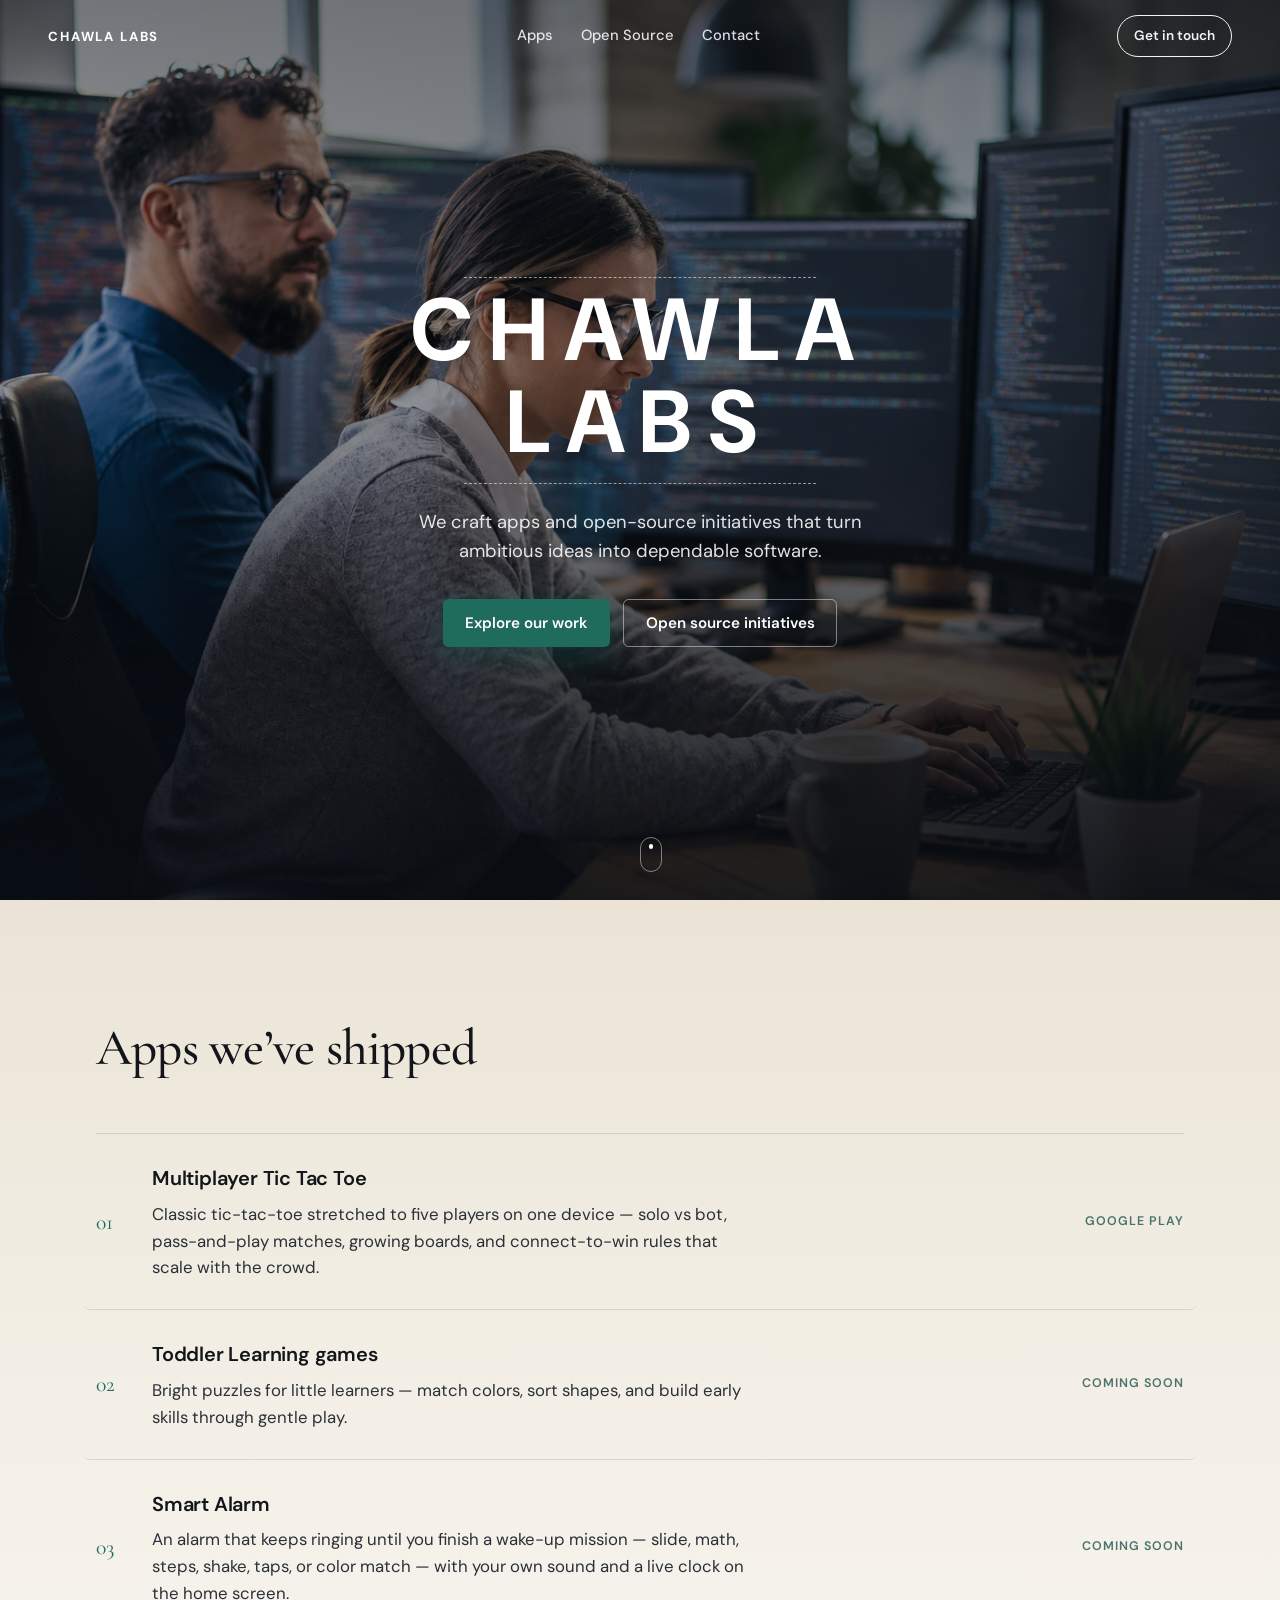
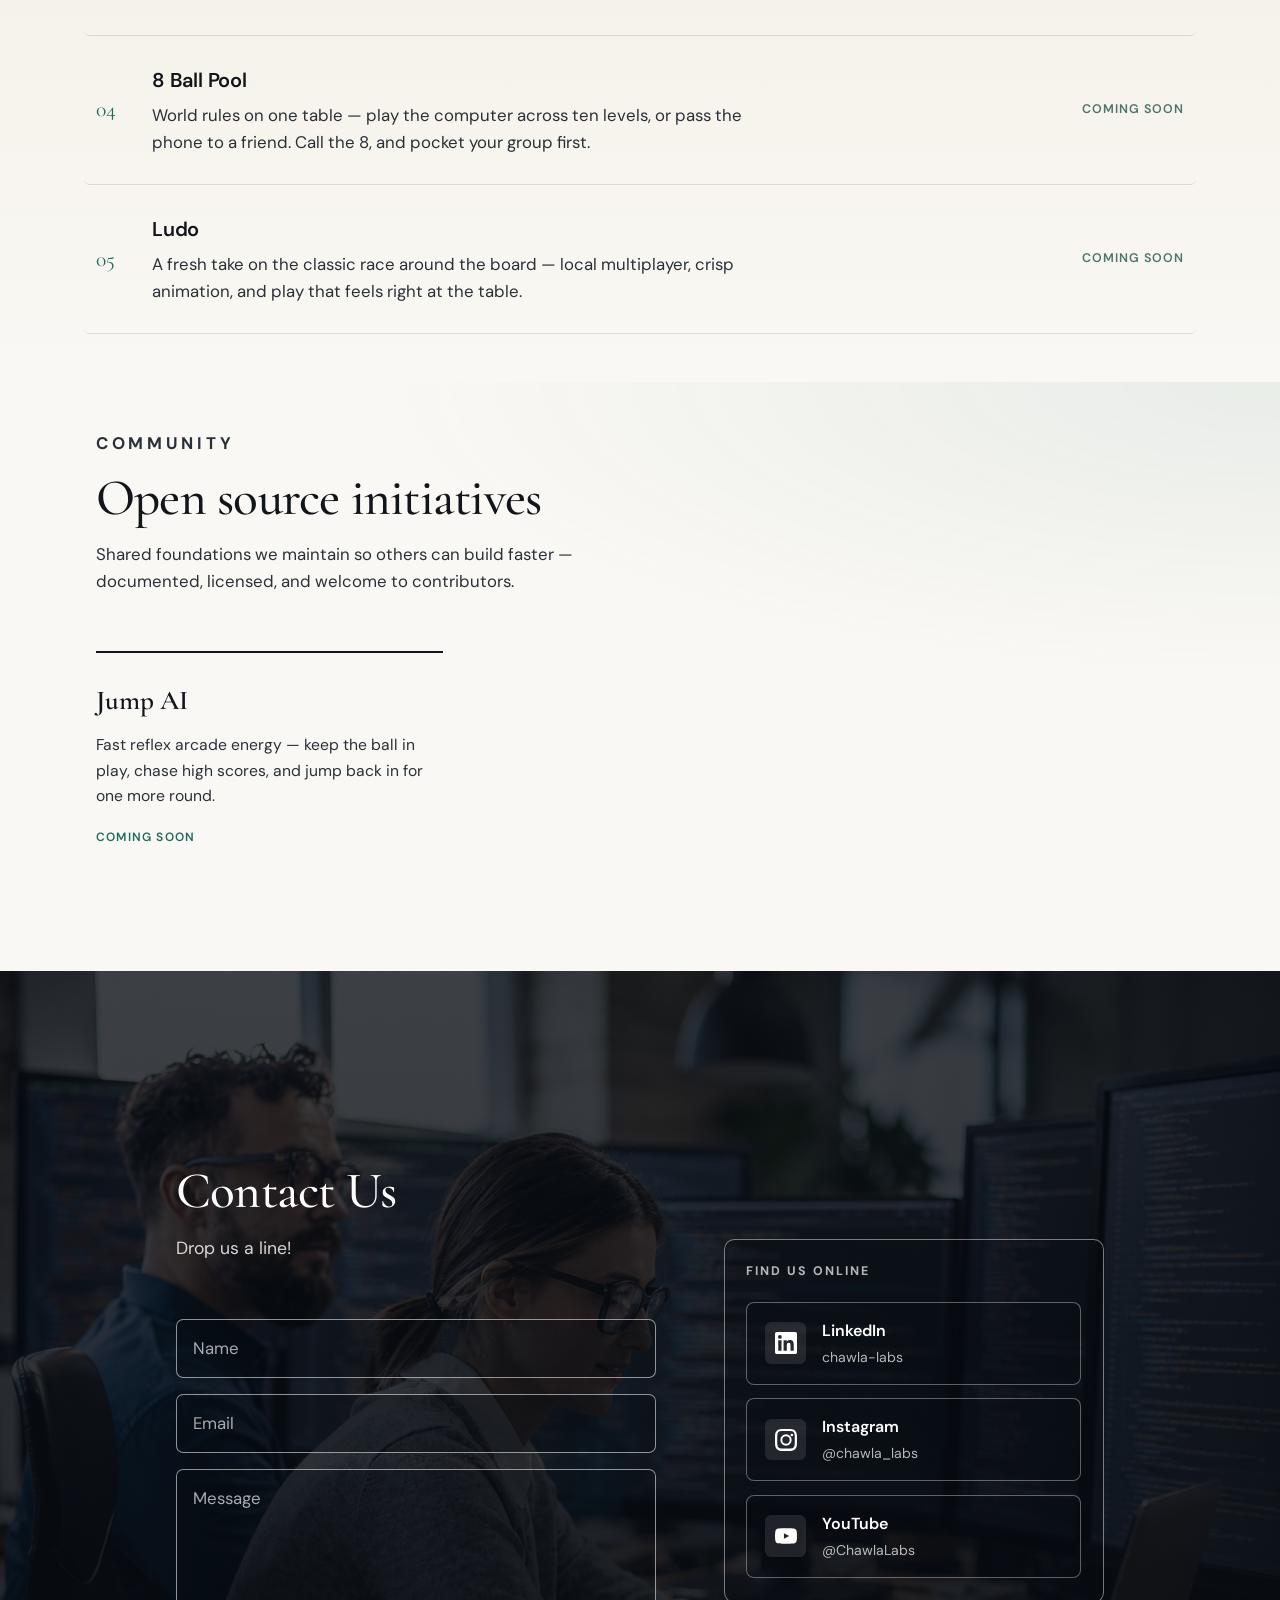
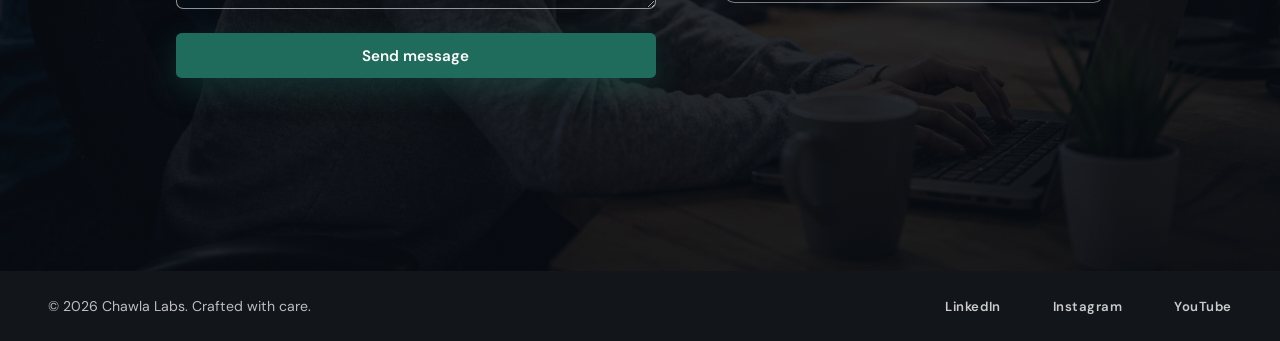
<file: index.html>
<!DOCTYPE html>
<html lang="en">
  <head>
    <meta charset="UTF-8" />
    <meta name="viewport" content="width=device-width, initial-scale=1.0" />
    <title>Chawla Labs — Apps & Open Source</title>
    <meta
      name="description"
      content="Chawla Labs builds apps and open-source tools that help people innovate their digital future."
    />
    <link rel="preconnect" href="https://fonts.googleapis.com" />
    <link rel="preconnect" href="https://fonts.gstatic.com" crossorigin />
    <link
      href="https://fonts.googleapis.com/css2?family=Cormorant+Garamond:ital,wght@0,500;0,600;1,500&family=DM+Sans:opsz,wght@9..40,400;9..40,500;9..40,600;9..40,700&display=swap"
      rel="stylesheet"
    />
    <link rel="stylesheet" href="styles.css" />
  </head>
  <body>
    <a class="skip-link" href="#main">Skip to content</a>

    <header class="site-header" data-reveal>
      <a class="logo" href="#top">Chawla Labs</a>
      <nav class="nav" aria-label="Primary">
        <a href="#apps">Apps</a>
        <a href="#open-source">Open Source</a>
        <a href="#contact">Contact</a>
      </nav>
      <a class="nav-cta" href="#contact">Get in touch</a>
    </header>


    <main id="main">
      <section class="hero" id="top" aria-label="Introduction">
        <div class="hero-media" aria-hidden="true">
          <img
            src="assets/hero.png"
            alt=""
            width="2400"
            height="1600"
            fetchpriority="high"
          />
          <div class="hero-veil"></div>
        </div>

        <div class="hero-content">
          <h1 class="brand" data-reveal>Chawla Labs</h1>
          <p class="lede" data-reveal>
            We craft apps and open-source initiatives that turn ambitious ideas
            into dependable software.
          </p>
          <div class="hero-actions" data-reveal>
            <a class="btn btn-primary" href="#apps">Explore our work</a>
            <a class="btn btn-ghost" href="#open-source">Open source initiatives</a>
          </div>
        </div>

        <div class="scroll-cue" aria-hidden="true" data-reveal>
          <span></span>
        </div>
      </section>

      <section class="section apps" id="apps">
        <div class="section-inner">
          <header class="section-head" data-reveal>
            <h2>Apps we’ve shipped</h2>
          </header>

          <ul class="work-list">
            <li data-reveal>
              <a class="work-item work-item-link" href="apps/multiplayer-tic-tac-toe.html">
                <span class="work-index">01</span>
                <div class="work-body">
                  <h3>Multiplayer Tic Tac Toe</h3>
                  <p>
                    Classic tic-tac-toe stretched to five players on one device —
                    solo vs bot, pass-and-play matches, growing boards, and
                    connect-to-win rules that scale with the crowd.
                  </p>
                </div>
                <span class="work-meta">Google Play</span>
              </a>
            </li>
            <li data-reveal>
              <a class="work-item work-item-link" href="apps/color-shapes.html">
                <span class="work-index">02</span>
                <div class="work-body">
                  <h3>Toddler Learning games</h3>
                  <p>
                    Bright puzzles for little learners — match colors, sort
                    shapes, and build early skills through gentle play.
                  </p>
                </div>
                <span class="work-meta">Coming soon</span>
              </a>
            </li>
            <li data-reveal>
              <a class="work-item work-item-link" href="apps/smart-alarm.html">
                <span class="work-index">03</span>
                <div class="work-body">
                  <h3>Smart Alarm</h3>
                  <p>
                    An alarm that keeps ringing until you finish a wake-up
                    mission — slide, math, steps, shake, taps, or color match —
                    with your own sound and a live clock on the home screen.
                  </p>
                </div>
                <span class="work-meta">Coming soon</span>
              </a>
            </li>
            <li data-reveal>
              <a class="work-item work-item-link" href="apps/8-ball-pool.html">
                <span class="work-index">04</span>
                <div class="work-body">
                  <h3>8 Ball Pool</h3>
                  <p>
                    World rules on one table — play the computer across ten
                    levels, or pass the phone to a friend. Call the 8, and
                    pocket your group first.
                  </p>
                </div>
                <span class="work-meta">Coming soon</span>
              </a>
            </li>
            <li data-reveal>
              <a class="work-item work-item-link" href="apps/ludo.html">
                <span class="work-index">05</span>
                <div class="work-body">
                  <h3>Ludo</h3>
                  <p>
                    A fresh take on the classic race around the board — local
                    multiplayer, crisp animation, and play that feels right at
                    the table.
                  </p>
                </div>
                <span class="work-meta">Coming soon</span>
              </a>
            </li>
          </ul>
        </div>
      </section>

      <section class="section open-source" id="open-source">
        <div class="section-inner">
          <header class="section-head" data-reveal>
            <p class="eyebrow">Community</p>
            <h2>Open source initiatives</h2>
            <p>
              Shared foundations we maintain so others can build faster —
              documented, licensed, and welcome to contributors.
            </p>
          </header>

          <ul class="oss-list">
            <li data-reveal>
              <a href="#contact" class="oss-link">
                <h3>Jump AI</h3>
                <p>
                  Fast reflex arcade energy — keep the ball in play, chase high
                  scores, and jump back in for one more round.
                </p>
                <span class="oss-tag">Coming soon</span>
              </a>
            </li>
          </ul>
        </div>
      </section>

      <section class="section contact" id="contact">
        <div class="contact-backdrop" aria-hidden="true">
          <img src="assets/hero.png" alt="" />
          <div class="contact-veil"></div>
        </div>

        <div class="section-inner contact-inner">
          <div class="contact-copy" data-reveal>
            <header class="section-head light">
              <h2>Contact Us</h2>
              <p>Drop us a line!</p>
            </header>

            <form class="contact-form" novalidate>
              <label class="field">
                <span class="sr-only">Name</span>
                <input type="text" name="name" placeholder="Name" autocomplete="name" required />
              </label>
              <label class="field">
                <span class="sr-only">Email</span>
                <input
                  type="email"
                  name="email"
                  placeholder="Email"
                  autocomplete="email"
                  required
                />
              </label>
              <label class="field">
                <span class="sr-only">Message</span>
                <textarea
                  name="message"
                  placeholder="Message"
                  rows="4"
                  required
                ></textarea>
              </label>
              <button type="submit" class="btn btn-primary btn-wide">
                Send message
              </button>
              <p class="form-status" role="status" aria-live="polite" hidden></p>
            </form>
          </div>

          <aside class="contact-social" data-reveal aria-label="Social media">
            <p class="contact-social-label">Find us online</p>
            <ul class="contact-social-list">
              <li>
                <a
                  href="https://www.linkedin.com/company/chawla-labs"
                  target="_blank"
                  rel="noopener noreferrer"
                >
                  <span class="social-icon" aria-hidden="true">
                    <svg viewBox="0 0 24 24" width="22" height="22" fill="currentColor">
                      <path d="M20.45 20.45h-3.55v-5.57c0-1.33-.02-3.04-1.85-3.04-1.85 0-2.14 1.45-2.14 2.94v5.67H9.35V9h3.41v1.56h.05c.48-.9 1.64-1.85 3.37-1.85 3.6 0 4.27 2.37 4.27 5.46v6.28zM5.34 7.43a2.06 2.06 0 1 1 0-4.12 2.06 2.06 0 0 1 0 4.12zM7.12 20.45H3.56V9h3.56v11.45zM22 0H2C.9 0 0 .9 0 2v20c0 1.1.9 2 2 2h20c1.1 0 2-.9 2-2V2c0-1.1-.9-2-2-2z"/>
                    </svg>
                  </span>
                  <span class="social-text">
                    <strong>LinkedIn</strong>
                    <span>chawla-labs</span>
                  </span>
                </a>
              </li>
              <li>
                <a
                  href="https://www.instagram.com/chawla_labs/"
                  target="_blank"
                  rel="noopener noreferrer"
                >
                  <span class="social-icon" aria-hidden="true">
                    <svg viewBox="0 0 24 24" width="22" height="22" fill="currentColor">
                      <path d="M12 2.16c3.2 0 3.58.01 4.85.07 3.12.14 4.51 1.56 4.65 4.65.06 1.27.07 1.65.07 4.85s-.01 3.58-.07 4.85c-.14 3.09-1.53 4.5-4.65 4.65-1.27.06-1.65.07-4.85.07s-3.58-.01-4.85-.07c-3.12-.14-4.51-1.56-4.65-4.65-.06-1.27-.07-1.65-.07-4.85s.01-3.58.07-4.85C2.64 3.79 4.03 2.37 7.15 2.23 8.42 2.17 8.8 2.16 12 2.16M12 0C8.74 0 8.33.01 7.05.07 2.7.27.27 2.69.07 7.05.01 8.33 0 8.74 0 12s.01 3.67.07 4.95c.2 4.36 2.62 6.78 6.98 6.98C8.33 23.99 8.74 24 12 24s3.67-.01 4.95-.07c4.35-.2 6.78-2.62 6.98-6.98.06-1.28.07-1.69.07-4.95s-.01-3.67-.07-4.95C23.73 2.69 21.31.27 16.95.07 15.67.01 15.26 0 12 0zm0 5.84A6.16 6.16 0 1 0 18.16 12 6.16 6.16 0 0 0 12 5.84zM12 16a4 4 0 1 1 0-8 4 4 0 0 1 0 8zm6.41-10.85a1.44 1.44 0 1 0 0 2.88 1.44 1.44 0 0 0 0-2.88z"/>
                    </svg>
                  </span>
                  <span class="social-text">
                    <strong>Instagram</strong>
                    <span>@chawla_labs</span>
                  </span>
                </a>
              </li>
              <li>
                <a
                  href="https://www.youtube.com/@ChawlaLabs"
                  target="_blank"
                  rel="noopener noreferrer"
                >
                  <span class="social-icon" aria-hidden="true">
                    <svg viewBox="0 0 24 24" width="22" height="22" fill="currentColor">
                      <path d="M23.5 6.19a3.02 3.02 0 0 0-2.12-2.14C19.54 3.55 12 3.55 12 3.55s-7.54 0-9.38.5A3.02 3.02 0 0 0 .5 6.19 31.6 31.6 0 0 0 0 12a31.6 31.6 0 0 0 .5 5.81 3.02 3.02 0 0 0 2.12 2.14c1.84.5 9.38.5 9.38.5s7.54 0 9.38-.5a3.02 3.02 0 0 0 2.12-2.14A31.6 31.6 0 0 0 24 12a31.6 31.6 0 0 0-.5-5.81zM9.75 15.02V8.98L15.5 12l-5.75 3.02z"/>
                    </svg>
                  </span>
                  <span class="social-text">
                    <strong>YouTube</strong>
                    <span>@ChawlaLabs</span>
                  </span>
                </a>
              </li>
            </ul>
          </aside>
        </div>
      </section>
    </main>

    <footer class="site-footer">
      <p>© <span id="year"></span> Chawla Labs. Crafted with care.</p>
      <nav class="social-links" aria-label="Social">
        <a
          href="https://www.linkedin.com/company/chawla-labs"
          target="_blank"
          rel="noopener noreferrer"
        >LinkedIn</a>
        <a
          href="https://www.instagram.com/chawla_labs/"
          target="_blank"
          rel="noopener noreferrer"
        >Instagram</a>
        <a
          href="https://www.youtube.com/@ChawlaLabs"
          target="_blank"
          rel="noopener noreferrer"
        >YouTube</a>
      </nav>
    </footer>

    <nav class="social-rail" aria-label="Social media">
      <a
        href="https://www.linkedin.com/company/chawla-labs"
        target="_blank"
        rel="noopener noreferrer"
        title="LinkedIn"
      >
        <span class="sr-only">LinkedIn</span>
        <svg viewBox="0 0 24 24" width="18" height="18" fill="currentColor" aria-hidden="true">
          <path d="M20.45 20.45h-3.55v-5.57c0-1.33-.02-3.04-1.85-3.04-1.85 0-2.14 1.45-2.14 2.94v5.67H9.35V9h3.41v1.56h.05c.48-.9 1.64-1.85 3.37-1.85 3.6 0 4.27 2.37 4.27 5.46v6.28zM5.34 7.43a2.06 2.06 0 1 1 0-4.12 2.06 2.06 0 0 1 0 4.12zM7.12 20.45H3.56V9h3.56v11.45zM22 0H2C.9 0 0 .9 0 2v20c0 1.1.9 2 2 2h20c1.1 0 2-.9 2-2V2c0-1.1-.9-2-2-2z"/>
        </svg>
      </a>
      <a
        href="https://www.instagram.com/chawla_labs/"
        target="_blank"
        rel="noopener noreferrer"
        title="Instagram"
      >
        <span class="sr-only">Instagram</span>
        <svg viewBox="0 0 24 24" width="18" height="18" fill="currentColor" aria-hidden="true">
          <path d="M12 2.16c3.2 0 3.58.01 4.85.07 3.12.14 4.51 1.56 4.65 4.65.06 1.27.07 1.65.07 4.85s-.01 3.58-.07 4.85c-.14 3.09-1.53 4.5-4.65 4.65-1.27.06-1.65.07-4.85.07s-3.58-.01-4.85-.07c-3.12-.14-4.51-1.56-4.65-4.65-.06-1.27-.07-1.65-.07-4.85s.01-3.58.07-4.85C2.64 3.79 4.03 2.37 7.15 2.23 8.42 2.17 8.8 2.16 12 2.16M12 0C8.74 0 8.33.01 7.05.07 2.7.27.27 2.69.07 7.05.01 8.33 0 8.74 0 12s.01 3.67.07 4.95c.2 4.36 2.62 6.78 6.98 6.98C8.33 23.99 8.74 24 12 24s3.67-.01 4.95-.07c4.35-.2 6.78-2.62 6.98-6.98.06-1.28.07-1.69.07-4.95s-.01-3.67-.07-4.95C23.73 2.69 21.31.27 16.95.07 15.67.01 15.26 0 12 0zm0 5.84A6.16 6.16 0 1 0 18.16 12 6.16 6.16 0 0 0 12 5.84zM12 16a4 4 0 1 1 0-8 4 4 0 0 1 0 8zm6.41-10.85a1.44 1.44 0 1 0 0 2.88 1.44 1.44 0 0 0 0-2.88z"/>
        </svg>
      </a>
      <a
        href="https://www.youtube.com/@ChawlaLabs"
        target="_blank"
        rel="noopener noreferrer"
        title="YouTube"
      >
        <span class="sr-only">YouTube</span>
        <svg viewBox="0 0 24 24" width="18" height="18" fill="currentColor" aria-hidden="true">
          <path d="M23.5 6.19a3.02 3.02 0 0 0-2.12-2.14C19.54 3.55 12 3.55 12 3.55s-7.54 0-9.38.5A3.02 3.02 0 0 0 .5 6.19 31.6 31.6 0 0 0 0 12a31.6 31.6 0 0 0 .5 5.81 3.02 3.02 0 0 0 2.12 2.14c1.84.5 9.38.5 9.38.5s7.54 0 9.38-.5a3.02 3.02 0 0 0 2.12-2.14A31.6 31.6 0 0 0 24 12a31.6 31.6 0 0 0-.5-5.81zM9.75 15.02V8.98L15.5 12l-5.75 3.02z"/>
        </svg>
      </a>
    </nav>

    <script src="main.js" defer></script>
  </body>
</html>
</file>
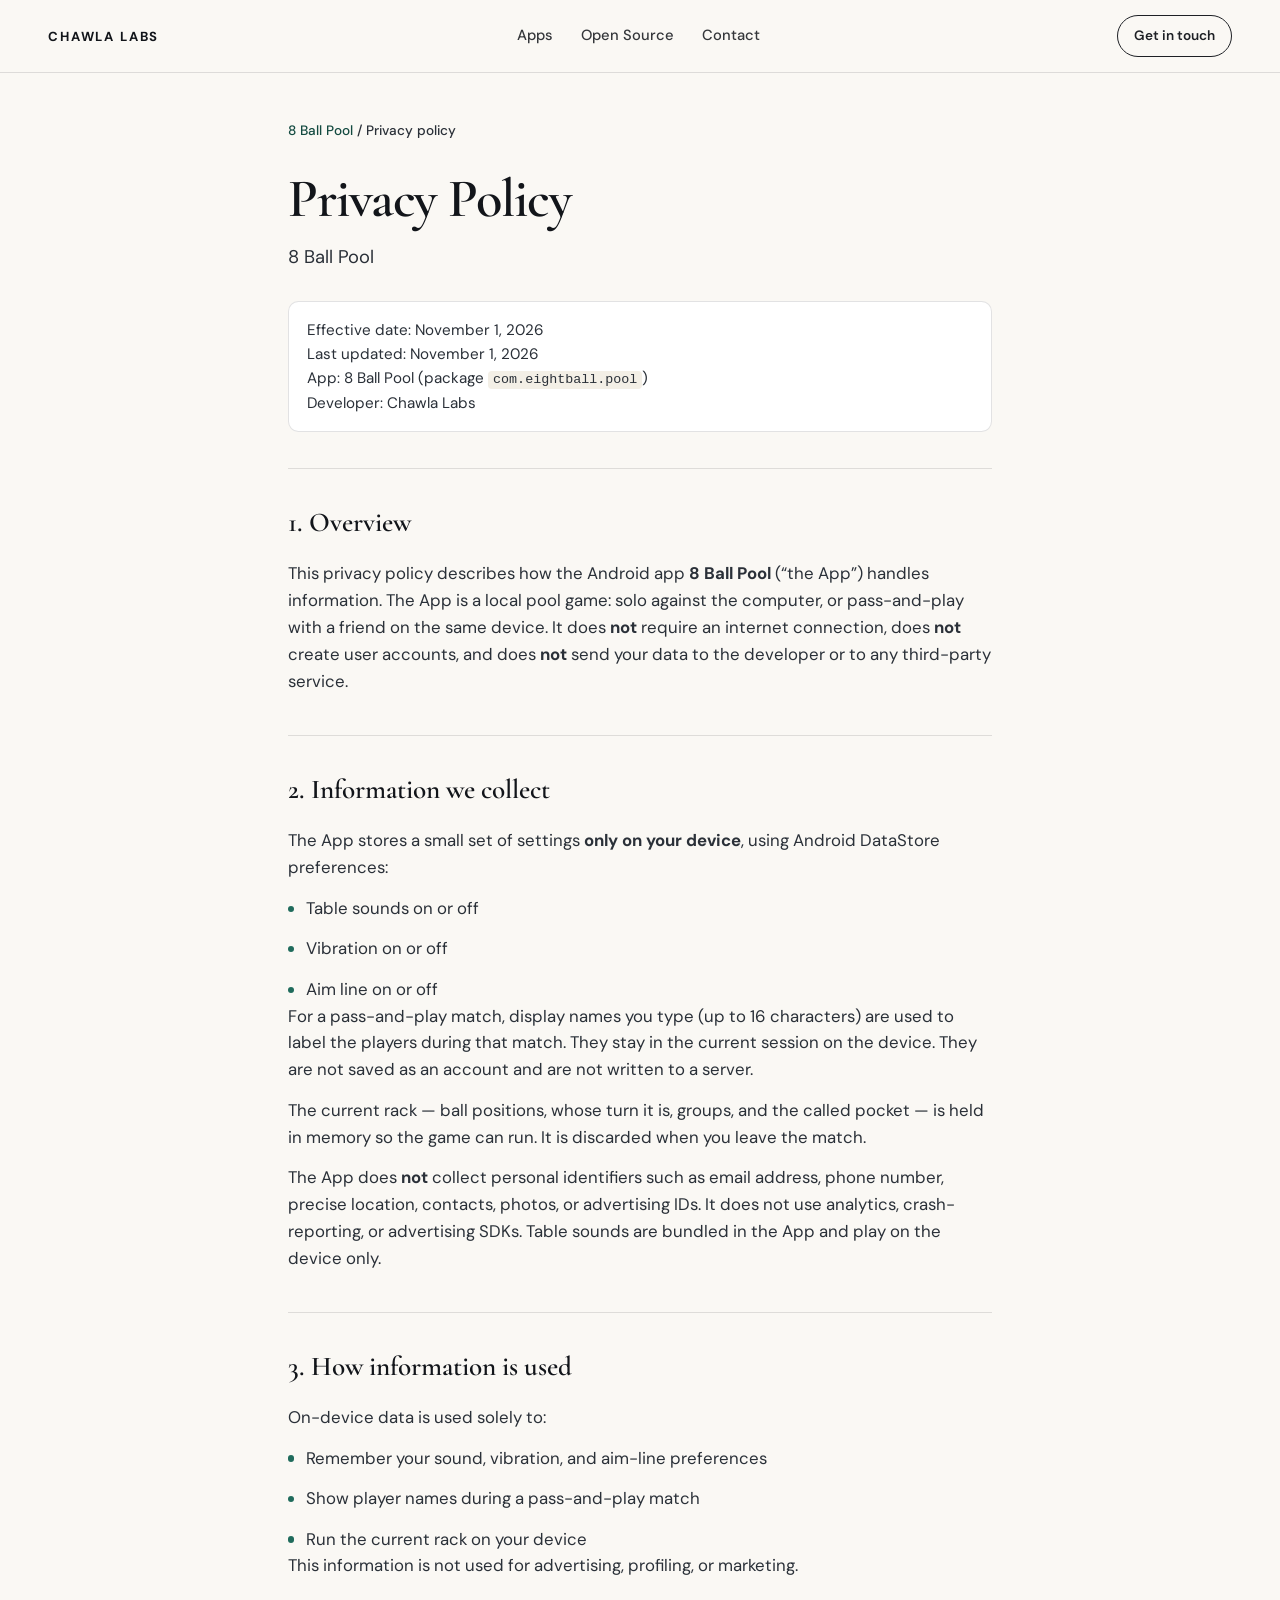
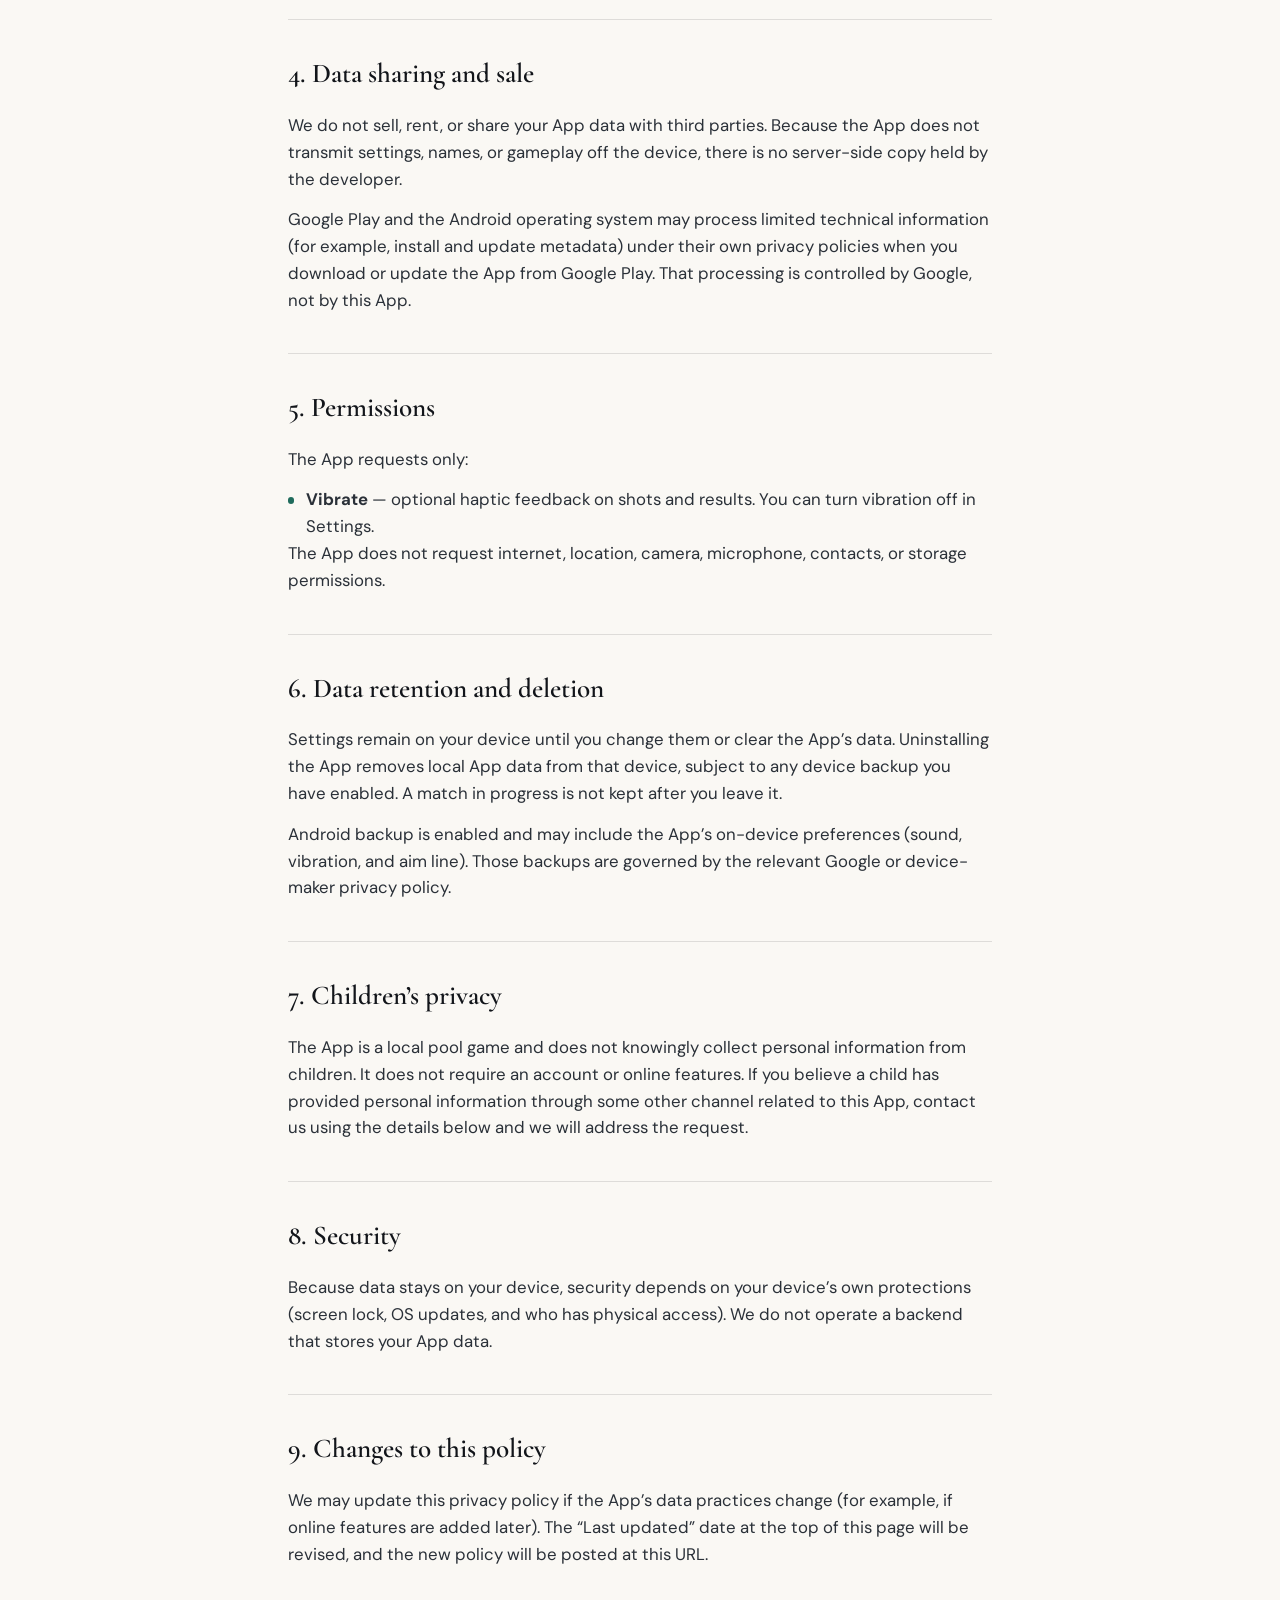
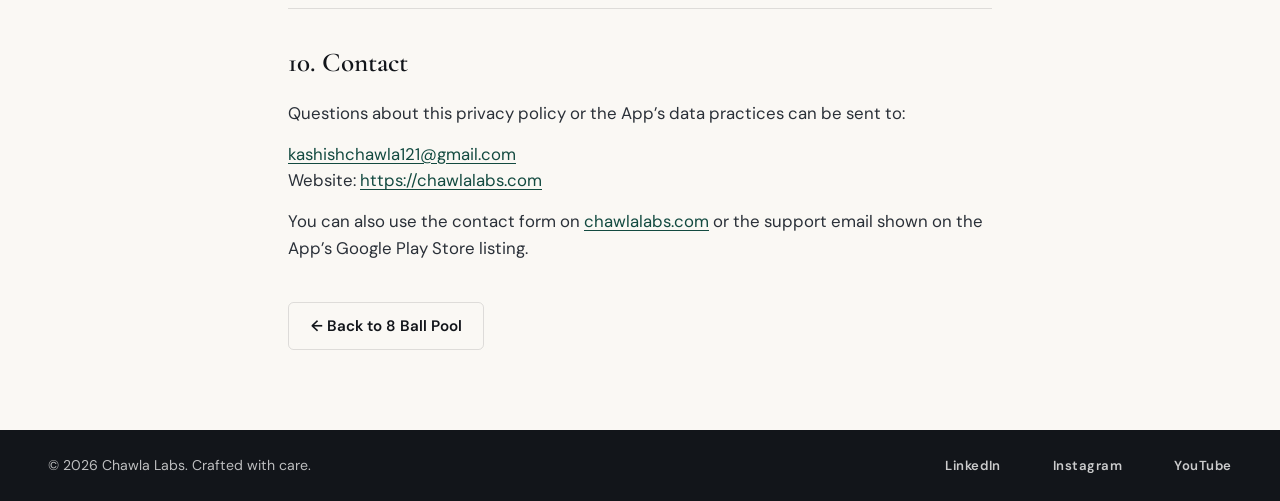
<file: 8-ball-pool/privacy/index.html>
<!DOCTYPE html>
<html lang="en">
  <head>
    <meta charset="UTF-8" />
    <meta name="viewport" content="width=device-width, initial-scale=1.0" />
    <title>Privacy Policy – 8 Ball Pool</title>
    <meta
      name="description"
      content="Privacy policy for the 8 Ball Pool Android app by Chawla Labs."
    />
    <link rel="preconnect" href="https://fonts.googleapis.com" />
    <link rel="preconnect" href="https://fonts.gstatic.com" crossorigin />
    <link
      href="https://fonts.googleapis.com/css2?family=Cormorant+Garamond:ital,wght@0,500;0,600;1,500&family=DM+Sans:opsz,wght@9..40,400;9..40,500;9..40,600;9..40,700&display=swap"
      rel="stylesheet"
    />
    <link rel="stylesheet" href="../../styles.css" />
  </head>
  <body class="page-app">
    <a class="skip-link" href="#main">Skip to content</a>

    <header class="site-header is-solid" data-reveal>
      <a class="logo" href="../../index.html">Chawla Labs</a>
      <nav class="nav" aria-label="Primary">
        <a href="../../index.html#apps">Apps</a>
        <a href="../../index.html#open-source">Open Source</a>
        <a href="../../index.html#contact">Contact</a>
      </nav>
      <a class="nav-cta" href="../../index.html#contact">Get in touch</a>
    </header>

    <main id="main" class="app-page">
      <div class="app-page-inner">
        <p class="app-crumb" data-reveal>
          <a href="../../apps/8-ball-pool.html">8 Ball Pool</a> / Privacy policy
        </p>

        <h1 data-reveal>Privacy Policy</h1>
        <p class="app-lead" data-reveal>8 Ball Pool</p>

        <div class="policy-meta" data-reveal>
          Effective date: November 1, 2026<br />
          Last updated: November 1, 2026<br />
          App: 8 Ball Pool (package <code>com.eightball.pool</code>)<br />
          Developer: Chawla Labs
        </div>

        <section class="app-block" data-reveal>
          <h2>1. Overview</h2>
          <p>
            This privacy policy describes how the Android app
            <strong>8 Ball Pool</strong> (“the App”) handles information.
            The App is a local pool game: solo against the computer, or
            pass-and-play with a friend on the same device. It does
            <strong>not</strong> require an internet connection, does
            <strong>not</strong> create user accounts, and does
            <strong>not</strong> send your data to the developer or to any
            third-party service.
          </p>
        </section>

        <section class="app-block" data-reveal>
          <h2>2. Information we collect</h2>
          <p>
            The App stores a small set of settings <strong>only on your
            device</strong>, using Android DataStore preferences:
          </p>
          <ul class="app-features">
            <li>Table sounds on or off</li>
            <li>Vibration on or off</li>
            <li>Aim line on or off</li>
          </ul>
          <p>
            For a pass-and-play match, display names you type (up to 16
            characters) are used to label the players during that match. They
            stay in the current session on the device. They are not saved as an
            account and are not written to a server.
          </p>
          <p>
            The current rack — ball positions, whose turn it is, groups, and
            the called pocket — is held in memory so the game can run. It is
            discarded when you leave the match.
          </p>
          <p>
            The App does <strong>not</strong> collect personal identifiers such
            as email address, phone number, precise location, contacts, photos,
            or advertising IDs. It does not use analytics, crash-reporting, or
            advertising SDKs. Table sounds are bundled in the App and play on
            the device only.
          </p>
        </section>

        <section class="app-block" data-reveal>
          <h2>3. How information is used</h2>
          <p>On-device data is used solely to:</p>
          <ul class="app-features">
            <li>Remember your sound, vibration, and aim-line preferences</li>
            <li>Show player names during a pass-and-play match</li>
            <li>Run the current rack on your device</li>
          </ul>
          <p>This information is not used for advertising, profiling, or marketing.</p>
        </section>

        <section class="app-block" data-reveal>
          <h2>4. Data sharing and sale</h2>
          <p>
            We do not sell, rent, or share your App data with third parties.
            Because the App does not transmit settings, names, or gameplay off
            the device, there is no server-side copy held by the developer.
          </p>
          <p>
            Google Play and the Android operating system may process limited
            technical information (for example, install and update metadata)
            under their own privacy policies when you download or update the App
            from Google Play. That processing is controlled by Google, not by
            this App.
          </p>
        </section>

        <section class="app-block" data-reveal>
          <h2>5. Permissions</h2>
          <p>The App requests only:</p>
          <ul class="app-features">
            <li>
              <strong>Vibrate</strong> — optional haptic feedback on shots and
              results. You can turn vibration off in Settings.
            </li>
          </ul>
          <p>
            The App does not request internet, location, camera, microphone,
            contacts, or storage permissions.
          </p>
        </section>

        <section class="app-block" data-reveal>
          <h2>6. Data retention and deletion</h2>
          <p>
            Settings remain on your device until you change them or clear the
            App’s data. Uninstalling the App removes local App data from that
            device, subject to any device backup you have enabled. A match in
            progress is not kept after you leave it.
          </p>
          <p>
            Android backup is enabled and may include the App’s on-device
            preferences (sound, vibration, and aim line). Those backups are
            governed by the relevant Google or device-maker privacy policy.
          </p>
        </section>

        <section class="app-block" data-reveal>
          <h2>7. Children’s privacy</h2>
          <p>
            The App is a local pool game and does not knowingly collect
            personal information from children. It does not require an account
            or online features. If you believe a child has provided personal
            information through some other channel related to this App, contact
            us using the details below and we will address the request.
          </p>
        </section>

        <section class="app-block" data-reveal>
          <h2>8. Security</h2>
          <p>
            Because data stays on your device, security depends on your
            device’s own protections (screen lock, OS updates, and who has
            physical access). We do not operate a backend that stores your App
            data.
          </p>
        </section>

        <section class="app-block" data-reveal>
          <h2>9. Changes to this policy</h2>
          <p>
            We may update this privacy policy if the App’s data practices change
            (for example, if online features are added later). The “Last updated”
            date at the top of this page will be revised, and the new policy
            will be posted at this URL.
          </p>
        </section>

        <section class="app-block" data-reveal>
          <h2>10. Contact</h2>
          <p>
            Questions about this privacy policy or the App’s data practices can
            be sent to:
          </p>
          <p>
            <a href="mailto:kashishchawla121@gmail.com">kashishchawla121@gmail.com</a><br />
            Website:
            <a href="https://chawlalabs.com">https://chawlalabs.com</a>
          </p>
          <p>
            You can also use the contact form on
            <a href="../../index.html#contact">chawlalabs.com</a>
            or the support email shown on the App’s Google Play Store listing.
          </p>
        </section>

        <p class="app-back" data-reveal>
          <a class="btn btn-ghost btn-ghost-ink" href="../../apps/8-ball-pool.html">
            ← Back to 8 Ball Pool
          </a>
        </p>
      </div>
    </main>

    <footer class="site-footer">
      <p>© <span id="year"></span> Chawla Labs. Crafted with care.</p>
      <nav class="social-links" aria-label="Social">
        <a
          href="https://www.linkedin.com/company/chawla-labs"
          target="_blank"
          rel="noopener noreferrer"
        >LinkedIn</a>
        <a
          href="https://www.instagram.com/chawla_labs/"
          target="_blank"
          rel="noopener noreferrer"
        >Instagram</a>
        <a
          href="https://www.youtube.com/@ChawlaLabs"
          target="_blank"
          rel="noopener noreferrer"
        >YouTube</a>
      </nav>
    </footer>

    <script src="../../main.js" defer></script>
  </body>
</html>
</file>
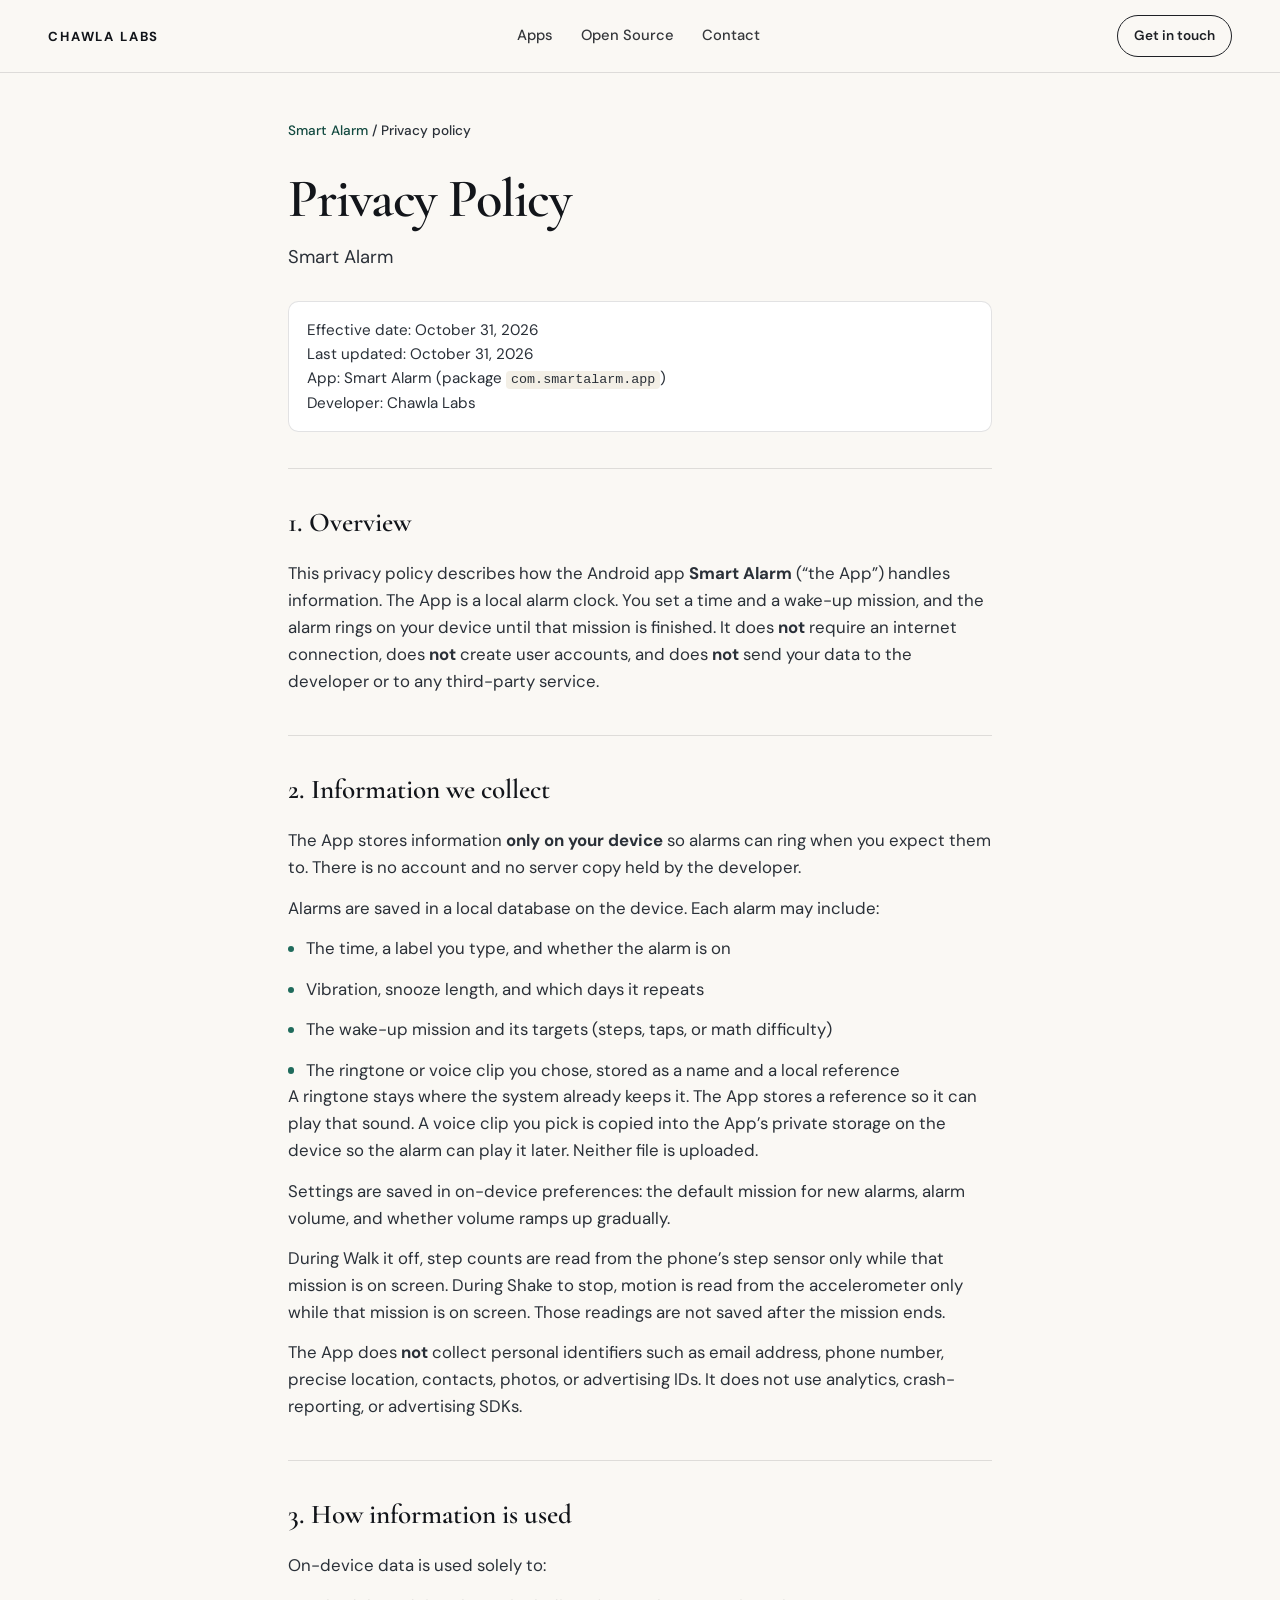
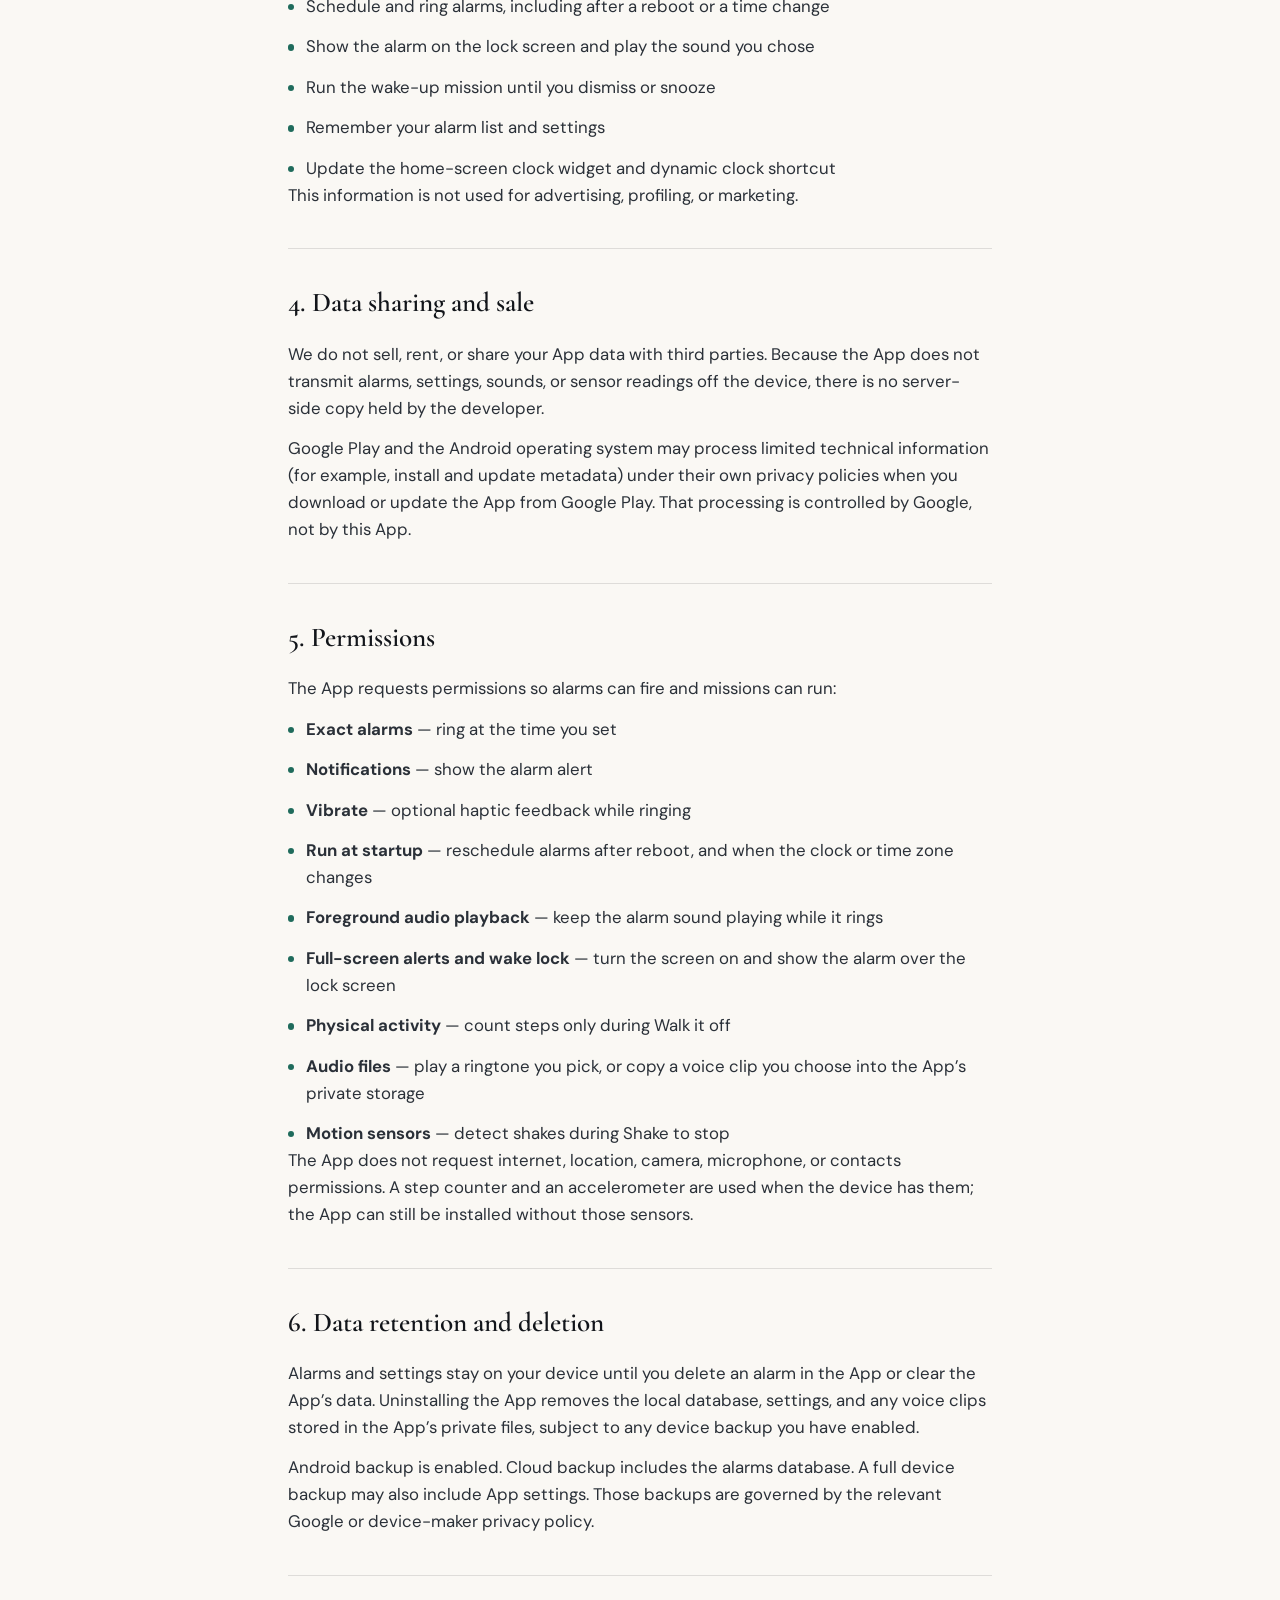
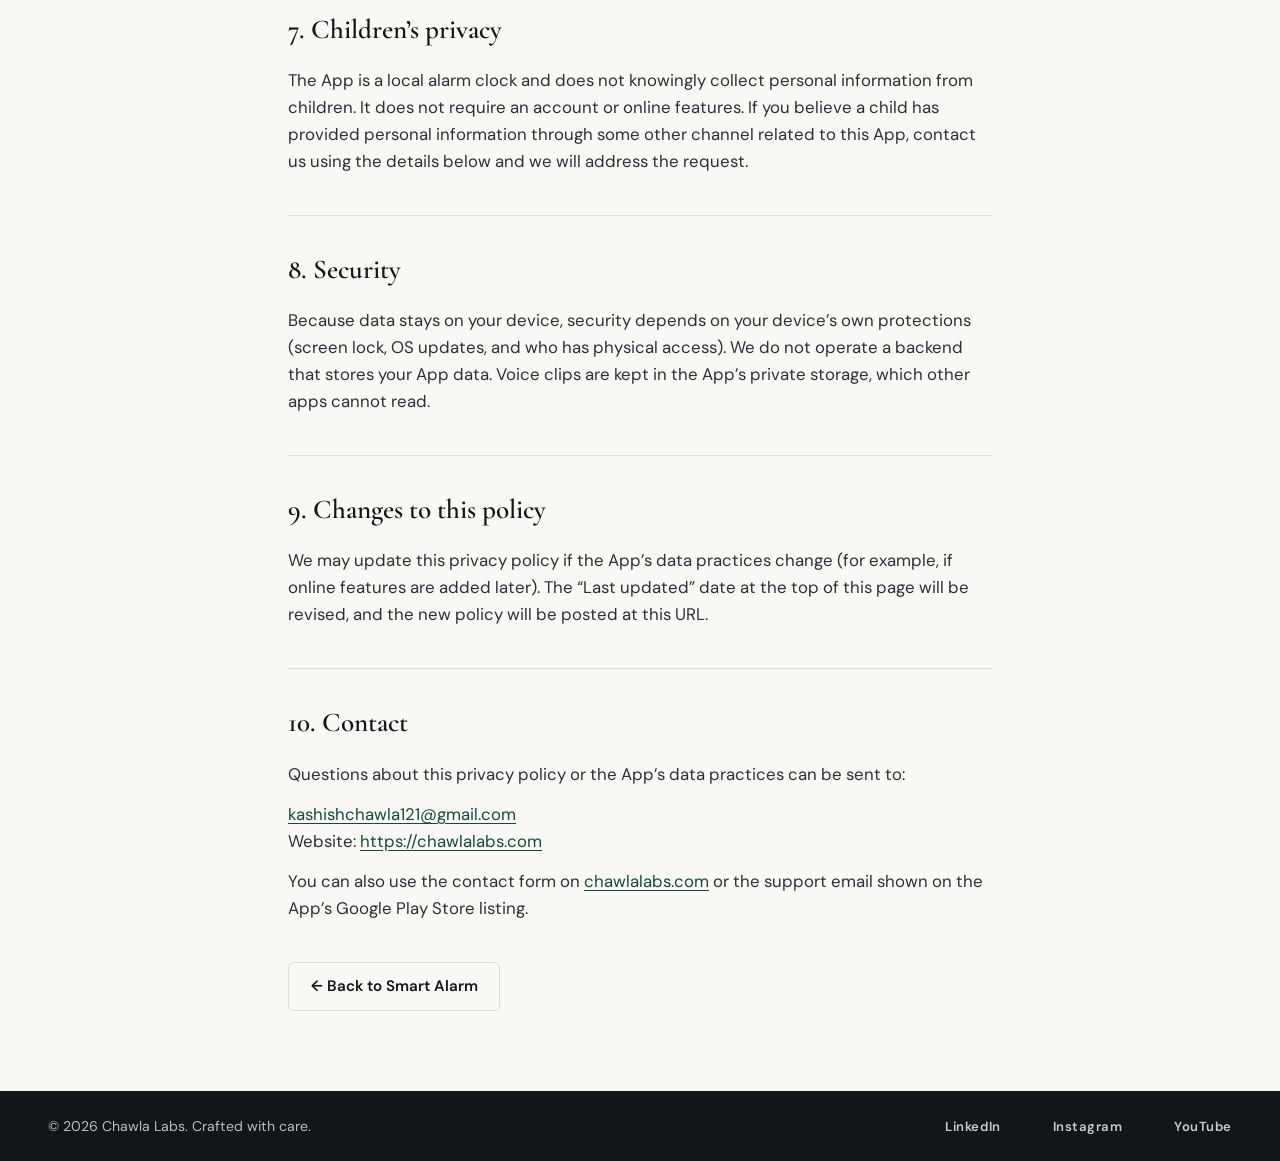
<file: smart-alarm/privacy/index.html>
<!DOCTYPE html>
<html lang="en">
  <head>
    <meta charset="UTF-8" />
    <meta name="viewport" content="width=device-width, initial-scale=1.0" />
    <title>Privacy Policy – Smart Alarm</title>
    <meta
      name="description"
      content="Privacy policy for the Smart Alarm Android app by Chawla Labs."
    />
    <link rel="preconnect" href="https://fonts.googleapis.com" />
    <link rel="preconnect" href="https://fonts.gstatic.com" crossorigin />
    <link
      href="https://fonts.googleapis.com/css2?family=Cormorant+Garamond:ital,wght@0,500;0,600;1,500&family=DM+Sans:opsz,wght@9..40,400;9..40,500;9..40,600;9..40,700&display=swap"
      rel="stylesheet"
    />
    <link rel="stylesheet" href="../../styles.css" />
  </head>
  <body class="page-app">
    <a class="skip-link" href="#main">Skip to content</a>

    <header class="site-header is-solid" data-reveal>
      <a class="logo" href="../../index.html">Chawla Labs</a>
      <nav class="nav" aria-label="Primary">
        <a href="../../index.html#apps">Apps</a>
        <a href="../../index.html#open-source">Open Source</a>
        <a href="../../index.html#contact">Contact</a>
      </nav>
      <a class="nav-cta" href="../../index.html#contact">Get in touch</a>
    </header>

    <main id="main" class="app-page">
      <div class="app-page-inner">
        <p class="app-crumb" data-reveal>
          <a href="../../apps/smart-alarm.html">Smart Alarm</a> / Privacy policy
        </p>

        <h1 data-reveal>Privacy Policy</h1>
        <p class="app-lead" data-reveal>Smart Alarm</p>

        <div class="policy-meta" data-reveal>
          Effective date: October 31, 2026<br />
          Last updated: October 31, 2026<br />
          App: Smart Alarm (package <code>com.smartalarm.app</code>)<br />
          Developer: Chawla Labs
        </div>

        <section class="app-block" data-reveal>
          <h2>1. Overview</h2>
          <p>
            This privacy policy describes how the Android app
            <strong>Smart Alarm</strong> (“the App”) handles information.
            The App is a local alarm clock. You set a time and a wake-up
            mission, and the alarm rings on your device until that mission is
            finished. It does <strong>not</strong> require an internet
            connection, does <strong>not</strong> create user accounts, and
            does <strong>not</strong> send your data to the developer or to any
            third-party service.
          </p>
        </section>

        <section class="app-block" data-reveal>
          <h2>2. Information we collect</h2>
          <p>
            The App stores information <strong>only on your device</strong> so
            alarms can ring when you expect them to. There is no account and no
            server copy held by the developer.
          </p>
          <p>
            Alarms are saved in a local database on the device. Each alarm may
            include:
          </p>
          <ul class="app-features">
            <li>The time, a label you type, and whether the alarm is on</li>
            <li>Vibration, snooze length, and which days it repeats</li>
            <li>The wake-up mission and its targets (steps, taps, or math difficulty)</li>
            <li>The ringtone or voice clip you chose, stored as a name and a local reference</li>
          </ul>
          <p>
            A ringtone stays where the system already keeps it. The App stores
            a reference so it can play that sound. A voice clip you pick is
            copied into the App’s private storage on the device so the alarm
            can play it later. Neither file is uploaded.
          </p>
          <p>
            Settings are saved in on-device preferences: the default mission for
            new alarms, alarm volume, and whether volume ramps up gradually.
          </p>
          <p>
            During Walk it off, step counts are read from the phone’s step
            sensor only while that mission is on screen. During Shake to stop,
            motion is read from the accelerometer only while that mission is on
            screen. Those readings are not saved after the mission ends.
          </p>
          <p>
            The App does <strong>not</strong> collect personal identifiers such
            as email address, phone number, precise location, contacts, photos,
            or advertising IDs. It does not use analytics, crash-reporting, or
            advertising SDKs.
          </p>
        </section>

        <section class="app-block" data-reveal>
          <h2>3. How information is used</h2>
          <p>On-device data is used solely to:</p>
          <ul class="app-features">
            <li>Schedule and ring alarms, including after a reboot or a time change</li>
            <li>Show the alarm on the lock screen and play the sound you chose</li>
            <li>Run the wake-up mission until you dismiss or snooze</li>
            <li>Remember your alarm list and settings</li>
            <li>Update the home-screen clock widget and dynamic clock shortcut</li>
          </ul>
          <p>This information is not used for advertising, profiling, or marketing.</p>
        </section>

        <section class="app-block" data-reveal>
          <h2>4. Data sharing and sale</h2>
          <p>
            We do not sell, rent, or share your App data with third parties.
            Because the App does not transmit alarms, settings, sounds, or
            sensor readings off the device, there is no server-side copy held
            by the developer.
          </p>
          <p>
            Google Play and the Android operating system may process limited
            technical information (for example, install and update metadata)
            under their own privacy policies when you download or update the App
            from Google Play. That processing is controlled by Google, not by
            this App.
          </p>
        </section>

        <section class="app-block" data-reveal>
          <h2>5. Permissions</h2>
          <p>The App requests permissions so alarms can fire and missions can run:</p>
          <ul class="app-features">
            <li><strong>Exact alarms</strong> — ring at the time you set</li>
            <li><strong>Notifications</strong> — show the alarm alert</li>
            <li><strong>Vibrate</strong> — optional haptic feedback while ringing</li>
            <li><strong>Run at startup</strong> — reschedule alarms after reboot, and when the clock or time zone changes</li>
            <li><strong>Foreground audio playback</strong> — keep the alarm sound playing while it rings</li>
            <li><strong>Full-screen alerts and wake lock</strong> — turn the screen on and show the alarm over the lock screen</li>
            <li><strong>Physical activity</strong> — count steps only during Walk it off</li>
            <li><strong>Audio files</strong> — play a ringtone you pick, or copy a voice clip you choose into the App’s private storage</li>
            <li><strong>Motion sensors</strong> — detect shakes during Shake to stop</li>
          </ul>
          <p>
            The App does not request internet, location, camera, microphone, or
            contacts permissions. A step counter and an accelerometer are used
            when the device has them; the App can still be installed without
            those sensors.
          </p>
        </section>

        <section class="app-block" data-reveal>
          <h2>6. Data retention and deletion</h2>
          <p>
            Alarms and settings stay on your device until you delete an alarm
            in the App or clear the App’s data. Uninstalling the App removes
            the local database, settings, and any voice clips stored in the
            App’s private files, subject to any device backup you have enabled.
          </p>
          <p>
            Android backup is enabled. Cloud backup includes the alarms
            database. A full device backup may also include App settings. Those
            backups are governed by the relevant Google or device-maker privacy
            policy.
          </p>
        </section>

        <section class="app-block" data-reveal>
          <h2>7. Children’s privacy</h2>
          <p>
            The App is a local alarm clock and does not knowingly collect
            personal information from children. It does not require an account
            or online features. If you believe a child has provided personal
            information through some other channel related to this App, contact
            us using the details below and we will address the request.
          </p>
        </section>

        <section class="app-block" data-reveal>
          <h2>8. Security</h2>
          <p>
            Because data stays on your device, security depends on your
            device’s own protections (screen lock, OS updates, and who has
            physical access). We do not operate a backend that stores your App
            data. Voice clips are kept in the App’s private storage, which
            other apps cannot read.
          </p>
        </section>

        <section class="app-block" data-reveal>
          <h2>9. Changes to this policy</h2>
          <p>
            We may update this privacy policy if the App’s data practices change
            (for example, if online features are added later). The “Last updated”
            date at the top of this page will be revised, and the new policy
            will be posted at this URL.
          </p>
        </section>

        <section class="app-block" data-reveal>
          <h2>10. Contact</h2>
          <p>
            Questions about this privacy policy or the App’s data practices can
            be sent to:
          </p>
          <p>
            <a href="mailto:kashishchawla121@gmail.com">kashishchawla121@gmail.com</a><br />
            Website:
            <a href="https://chawlalabs.com">https://chawlalabs.com</a>
          </p>
          <p>
            You can also use the contact form on
            <a href="../../index.html#contact">chawlalabs.com</a>
            or the support email shown on the App’s Google Play Store listing.
          </p>
        </section>

        <p class="app-back" data-reveal>
          <a class="btn btn-ghost btn-ghost-ink" href="../../apps/smart-alarm.html">
            ← Back to Smart Alarm
          </a>
        </p>
      </div>
    </main>

    <footer class="site-footer">
      <p>© <span id="year"></span> Chawla Labs. Crafted with care.</p>
      <nav class="social-links" aria-label="Social">
        <a
          href="https://www.linkedin.com/company/chawla-labs"
          target="_blank"
          rel="noopener noreferrer"
        >LinkedIn</a>
        <a
          href="https://www.instagram.com/chawla_labs/"
          target="_blank"
          rel="noopener noreferrer"
        >Instagram</a>
        <a
          href="https://www.youtube.com/@ChawlaLabs"
          target="_blank"
          rel="noopener noreferrer"
        >YouTube</a>
      </nav>
    </footer>

    <script src="../../main.js" defer></script>
  </body>
</html>
</file>
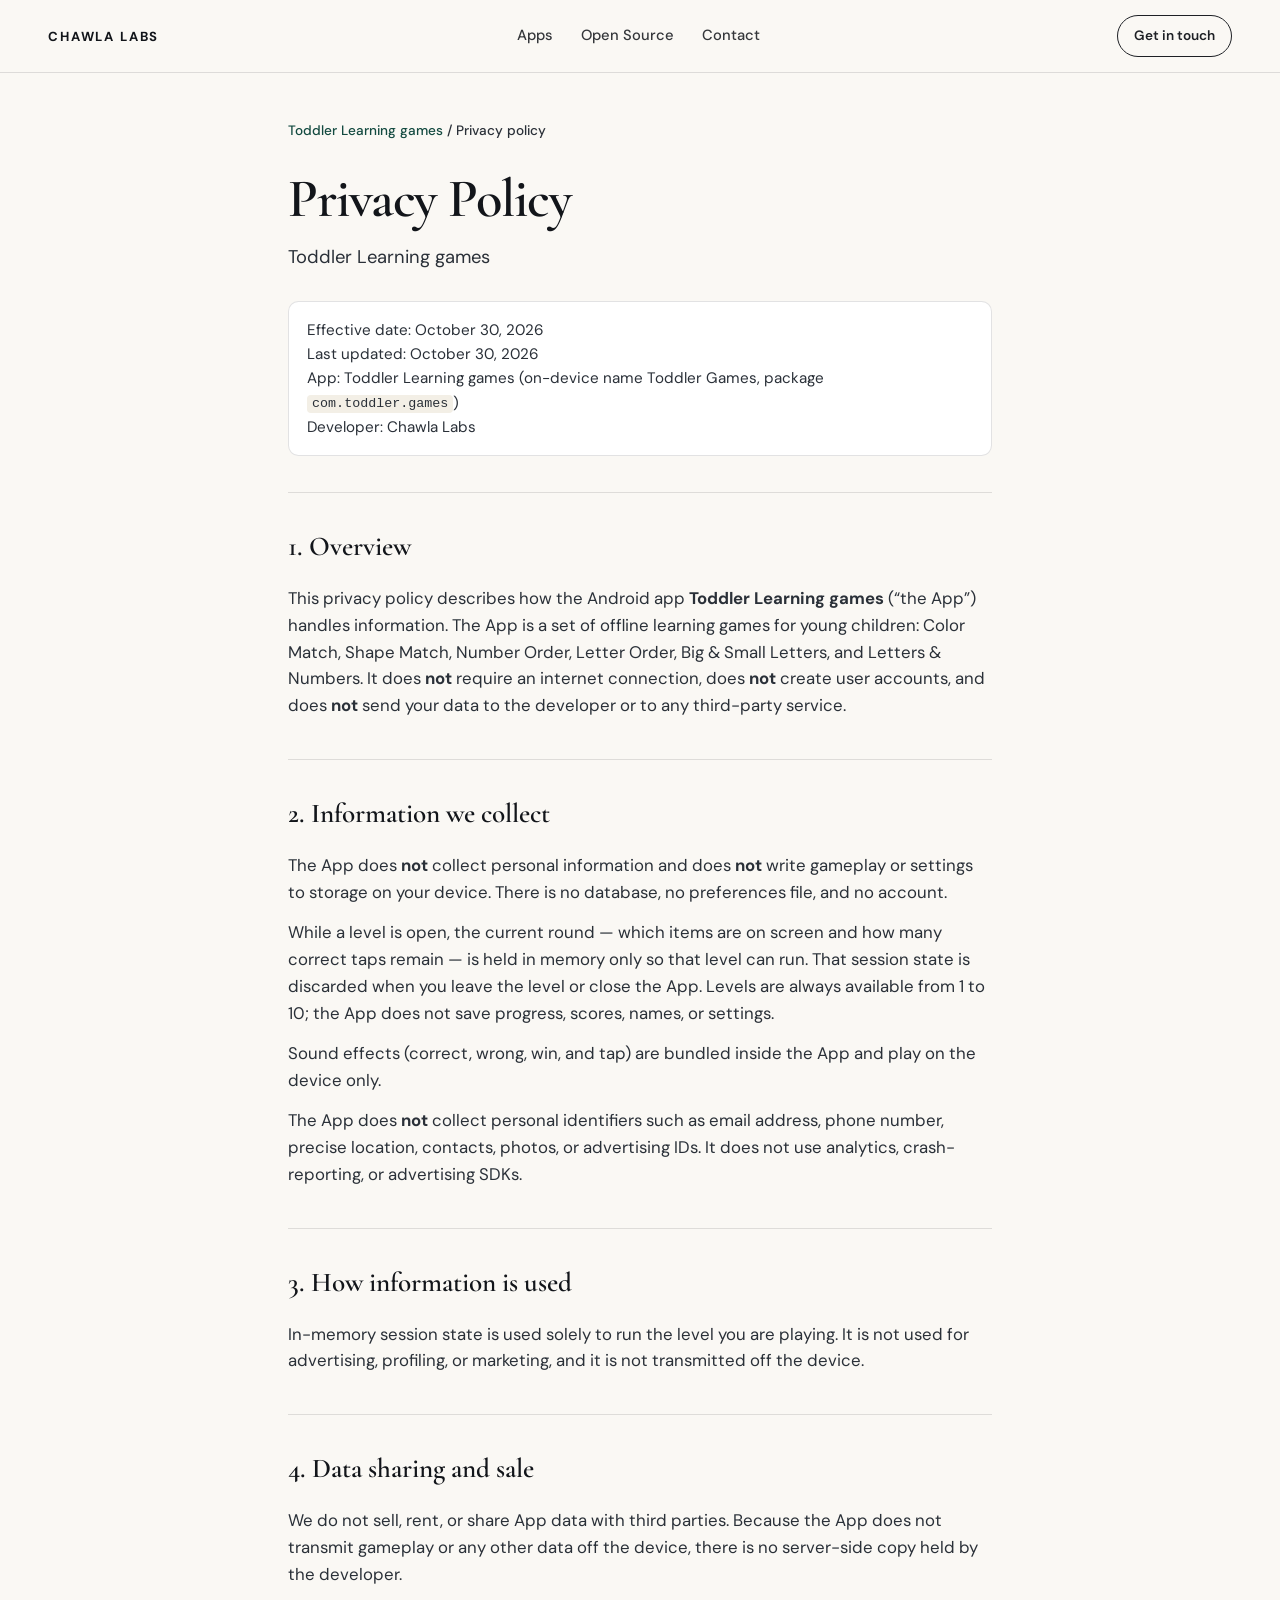
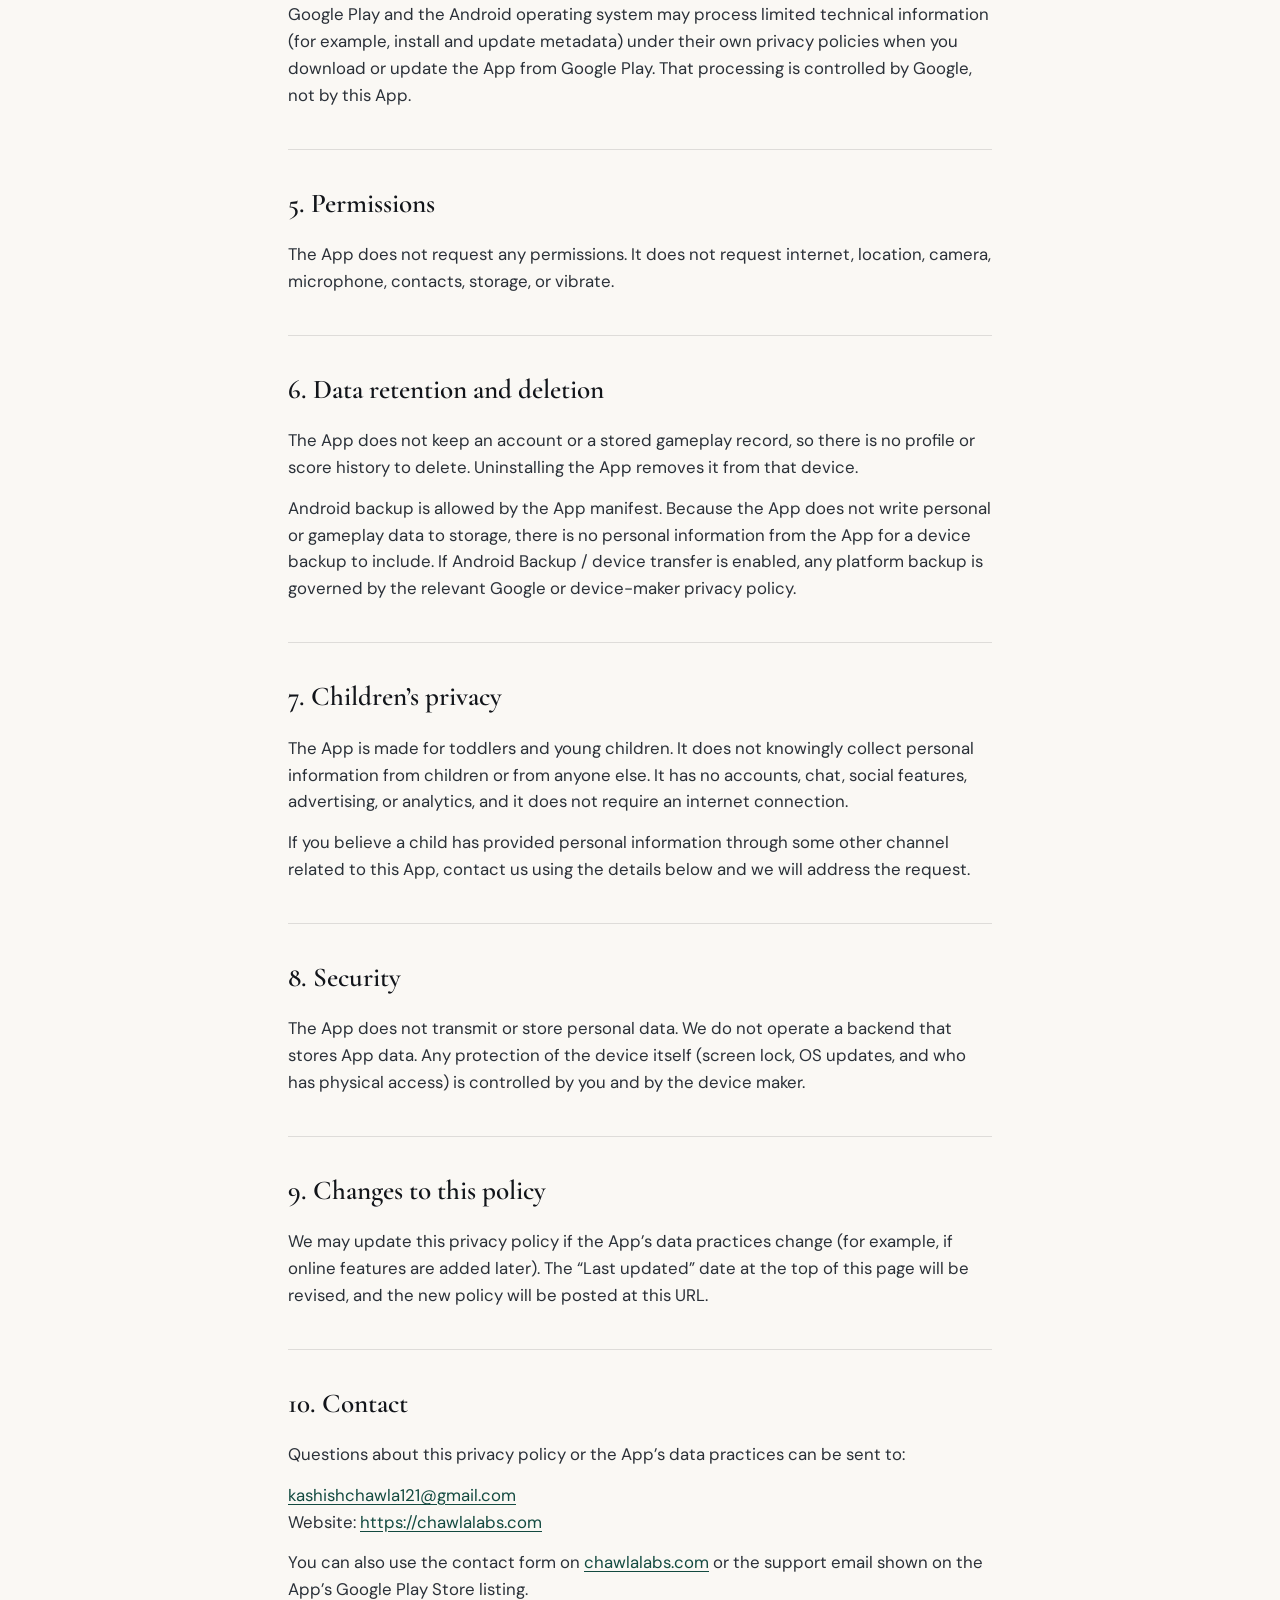
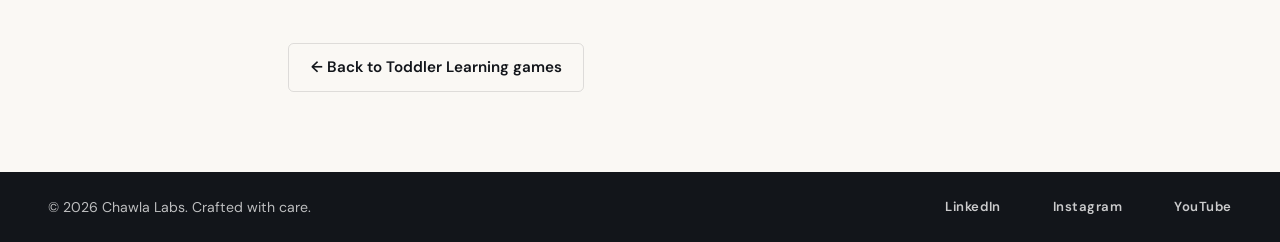
<file: toddler-learning-games/privacy/index.html>
<!DOCTYPE html>
<html lang="en">
  <head>
    <meta charset="UTF-8" />
    <meta name="viewport" content="width=device-width, initial-scale=1.0" />
    <title>Privacy Policy – Toddler Learning games</title>
    <meta
      name="description"
      content="Privacy policy for the Toddler Learning games Android app by Chawla Labs."
    />
    <link rel="preconnect" href="https://fonts.googleapis.com" />
    <link rel="preconnect" href="https://fonts.gstatic.com" crossorigin />
    <link
      href="https://fonts.googleapis.com/css2?family=Cormorant+Garamond:ital,wght@0,500;0,600;1,500&family=DM+Sans:opsz,wght@9..40,400;9..40,500;9..40,600;9..40,700&display=swap"
      rel="stylesheet"
    />
    <link rel="stylesheet" href="../../styles.css" />
  </head>
  <body class="page-app">
    <a class="skip-link" href="#main">Skip to content</a>

    <header class="site-header is-solid" data-reveal>
      <a class="logo" href="../../index.html">Chawla Labs</a>
      <nav class="nav" aria-label="Primary">
        <a href="../../index.html#apps">Apps</a>
        <a href="../../index.html#open-source">Open Source</a>
        <a href="../../index.html#contact">Contact</a>
      </nav>
      <a class="nav-cta" href="../../index.html#contact">Get in touch</a>
    </header>

    <main id="main" class="app-page">
      <div class="app-page-inner">
        <p class="app-crumb" data-reveal>
          <a href="../../apps/color-shapes.html">Toddler Learning games</a> / Privacy policy
        </p>

        <h1 data-reveal>Privacy Policy</h1>
        <p class="app-lead" data-reveal>Toddler Learning games</p>

        <div class="policy-meta" data-reveal>
          Effective date: October 30, 2026<br />
          Last updated: October 30, 2026<br />
          App: Toddler Learning games (on-device name Toddler Games, package
          <code>com.toddler.games</code>)<br />
          Developer: Chawla Labs
        </div>

        <section class="app-block" data-reveal>
          <h2>1. Overview</h2>
          <p>
            This privacy policy describes how the Android app
            <strong>Toddler Learning games</strong> (“the App”) handles information.
            The App is a set of offline learning games for young children: Color
            Match, Shape Match, Number Order, Letter Order, Big &amp; Small
            Letters, and Letters &amp; Numbers. It does <strong>not</strong> require
            an internet connection, does <strong>not</strong> create user accounts,
            and does <strong>not</strong> send your data to the developer or to any
            third-party service.
          </p>
        </section>

        <section class="app-block" data-reveal>
          <h2>2. Information we collect</h2>
          <p>
            The App does <strong>not</strong> collect personal information and does
            <strong>not</strong> write gameplay or settings to storage on your device.
            There is no database, no preferences file, and no account.
          </p>
          <p>
            While a level is open, the current round — which items are on screen
            and how many correct taps remain — is held in memory only so that
            level can run. That session state is discarded when you leave the
            level or close the App. Levels are always available from 1 to 10;
            the App does not save progress, scores, names, or settings.
          </p>
          <p>
            Sound effects (correct, wrong, win, and tap) are bundled inside the
            App and play on the device only.
          </p>
          <p>
            The App does <strong>not</strong> collect personal identifiers such as
            email address, phone number, precise location, contacts, photos, or
            advertising IDs. It does not use analytics, crash-reporting, or
            advertising SDKs.
          </p>
        </section>

        <section class="app-block" data-reveal>
          <h2>3. How information is used</h2>
          <p>
            In-memory session state is used solely to run the level you are
            playing. It is not used for advertising, profiling, or marketing,
            and it is not transmitted off the device.
          </p>
        </section>

        <section class="app-block" data-reveal>
          <h2>4. Data sharing and sale</h2>
          <p>
            We do not sell, rent, or share App data with third parties. Because
            the App does not transmit gameplay or any other data off the device,
            there is no server-side copy held by the developer.
          </p>
          <p>
            Google Play and the Android operating system may process limited
            technical information (for example, install and update metadata)
            under their own privacy policies when you download or update the App
            from Google Play. That processing is controlled by Google, not by
            this App.
          </p>
        </section>

        <section class="app-block" data-reveal>
          <h2>5. Permissions</h2>
          <p>
            The App does not request any permissions. It does not request
            internet, location, camera, microphone, contacts, storage, or
            vibrate.
          </p>
        </section>

        <section class="app-block" data-reveal>
          <h2>6. Data retention and deletion</h2>
          <p>
            The App does not keep an account or a stored gameplay record, so
            there is no profile or score history to delete. Uninstalling the App
            removes it from that device.
          </p>
          <p>
            Android backup is allowed by the App manifest. Because the App does
            not write personal or gameplay data to storage, there is no personal
            information from the App for a device backup to include. If Android
            Backup / device transfer is enabled, any platform backup is governed
            by the relevant Google or device-maker privacy policy.
          </p>
        </section>

        <section class="app-block" data-reveal>
          <h2>7. Children’s privacy</h2>
          <p>
            The App is made for toddlers and young children. It does not
            knowingly collect personal information from children or from anyone
            else. It has no accounts, chat, social features, advertising, or
            analytics, and it does not require an internet connection.
          </p>
          <p>
            If you believe a child has provided personal information through
            some other channel related to this App, contact us using the details
            below and we will address the request.
          </p>
        </section>

        <section class="app-block" data-reveal>
          <h2>8. Security</h2>
          <p>
            The App does not transmit or store personal data. We do not operate
            a backend that stores App data. Any protection of the device itself
            (screen lock, OS updates, and who has physical access) is controlled
            by you and by the device maker.
          </p>
        </section>

        <section class="app-block" data-reveal>
          <h2>9. Changes to this policy</h2>
          <p>
            We may update this privacy policy if the App’s data practices change
            (for example, if online features are added later). The “Last updated”
            date at the top of this page will be revised, and the new policy
            will be posted at this URL.
          </p>
        </section>

        <section class="app-block" data-reveal>
          <h2>10. Contact</h2>
          <p>
            Questions about this privacy policy or the App’s data practices can
            be sent to:
          </p>
          <p>
            <a href="mailto:kashishchawla121@gmail.com">kashishchawla121@gmail.com</a><br />
            Website:
            <a href="https://chawlalabs.com">https://chawlalabs.com</a>
          </p>
          <p>
            You can also use the contact form on
            <a href="../../index.html#contact">chawlalabs.com</a>
            or the support email shown on the App’s Google Play Store listing.
          </p>
        </section>

        <p class="app-back" data-reveal>
          <a class="btn btn-ghost btn-ghost-ink" href="../../apps/color-shapes.html">
            ← Back to Toddler Learning games
          </a>
        </p>
      </div>
    </main>

    <footer class="site-footer">
      <p>© <span id="year"></span> Chawla Labs. Crafted with care.</p>
      <nav class="social-links" aria-label="Social">
        <a
          href="https://www.linkedin.com/company/chawla-labs"
          target="_blank"
          rel="noopener noreferrer"
        >LinkedIn</a>
        <a
          href="https://www.instagram.com/chawla_labs/"
          target="_blank"
          rel="noopener noreferrer"
        >Instagram</a>
        <a
          href="https://www.youtube.com/@ChawlaLabs"
          target="_blank"
          rel="noopener noreferrer"
        >YouTube</a>
      </nav>
    </footer>

    <script src="../../main.js" defer></script>
  </body>
</html>
</file>
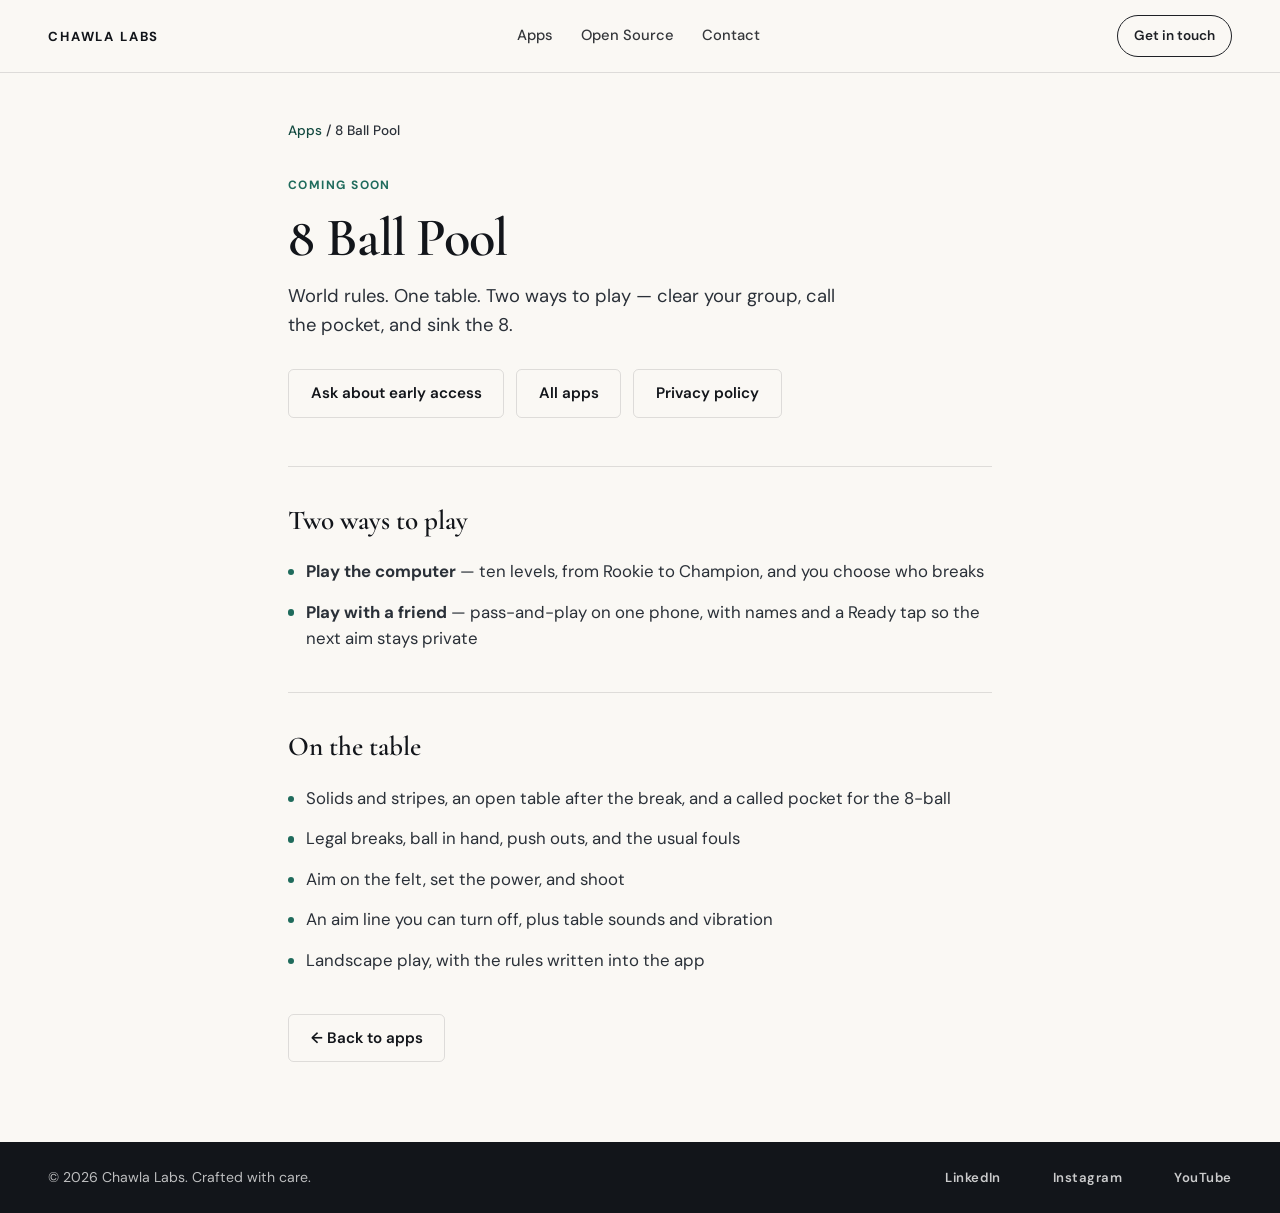
<file: apps/8-ball-pool.html>
<!DOCTYPE html>
<html lang="en">
  <head>
    <meta charset="UTF-8" />
    <meta name="viewport" content="width=device-width, initial-scale=1.0" />
    <title>8 Ball Pool — Chawla Labs</title>
    <meta
      name="description"
      content="8 Ball Pool by Chawla Labs — world rules, solo against the computer or pass-and-play with a friend. Coming soon."
    />
    <link rel="preconnect" href="https://fonts.googleapis.com" />
    <link rel="preconnect" href="https://fonts.gstatic.com" crossorigin />
    <link
      href="https://fonts.googleapis.com/css2?family=Cormorant+Garamond:ital,wght@0,500;0,600;1,500&family=DM+Sans:opsz,wght@9..40,400;9..40,500;9..40,600;9..40,700&display=swap"
      rel="stylesheet"
    />
    <link rel="stylesheet" href="../styles.css" />
  </head>
  <body class="page-app">
    <a class="skip-link" href="#main">Skip to content</a>

    <header class="site-header is-solid" data-reveal>
      <a class="logo" href="../index.html">Chawla Labs</a>
      <nav class="nav" aria-label="Primary">
        <a href="../index.html#apps">Apps</a>
        <a href="../index.html#open-source">Open Source</a>
        <a href="../index.html#contact">Contact</a>
      </nav>
      <a class="nav-cta" href="../index.html#contact">Get in touch</a>
    </header>

    <main id="main" class="app-page">
      <div class="app-page-inner">
        <p class="app-crumb" data-reveal>
          <a href="../index.html#apps">Apps</a> / 8 Ball Pool
        </p>

        <p class="app-status" data-reveal>Coming soon</p>
        <h1 data-reveal>8 Ball Pool</h1>
        <p class="app-lead" data-reveal>
          World rules. One table. Two ways to play — clear your group, call
          the pocket, and sink the 8.
        </p>

        <div class="app-actions" data-reveal>
          <a class="btn btn-ghost btn-ghost-ink" href="../index.html#contact">
            Ask about early access
          </a>
          <a class="btn btn-ghost btn-ghost-ink" href="../index.html#apps">
            All apps
          </a>
          <a class="btn btn-ghost btn-ghost-ink" href="../8-ball-pool/privacy/">
            Privacy policy
          </a>
        </div>

        <section class="app-block" data-reveal>
          <h2>Two ways to play</h2>
          <ul class="app-features">
            <li><strong>Play the computer</strong> — ten levels, from Rookie to Champion, and you choose who breaks</li>
            <li><strong>Play with a friend</strong> — pass-and-play on one phone, with names and a Ready tap so the next aim stays private</li>
          </ul>
        </section>

        <section class="app-block" data-reveal>
          <h2>On the table</h2>
          <ul class="app-features">
            <li>Solids and stripes, an open table after the break, and a called pocket for the 8-ball</li>
            <li>Legal breaks, ball in hand, push outs, and the usual fouls</li>
            <li>Aim on the felt, set the power, and shoot</li>
            <li>An aim line you can turn off, plus table sounds and vibration</li>
            <li>Landscape play, with the rules written into the app</li>
          </ul>
        </section>

        <p class="app-back" data-reveal>
          <a class="btn btn-ghost btn-ghost-ink" href="../index.html#apps">
            ← Back to apps
          </a>
        </p>
      </div>
    </main>

    <footer class="site-footer">
      <p>© <span id="year"></span> Chawla Labs. Crafted with care.</p>
      <nav class="social-links" aria-label="Social">
        <a
          href="https://www.linkedin.com/company/chawla-labs"
          target="_blank"
          rel="noopener noreferrer"
        >LinkedIn</a>
        <a
          href="https://www.instagram.com/chawla_labs/"
          target="_blank"
          rel="noopener noreferrer"
        >Instagram</a>
        <a
          href="https://www.youtube.com/@ChawlaLabs"
          target="_blank"
          rel="noopener noreferrer"
        >YouTube</a>
      </nav>
    </footer>

    <script src="../main.js" defer></script>
  </body>
</html>
</file>
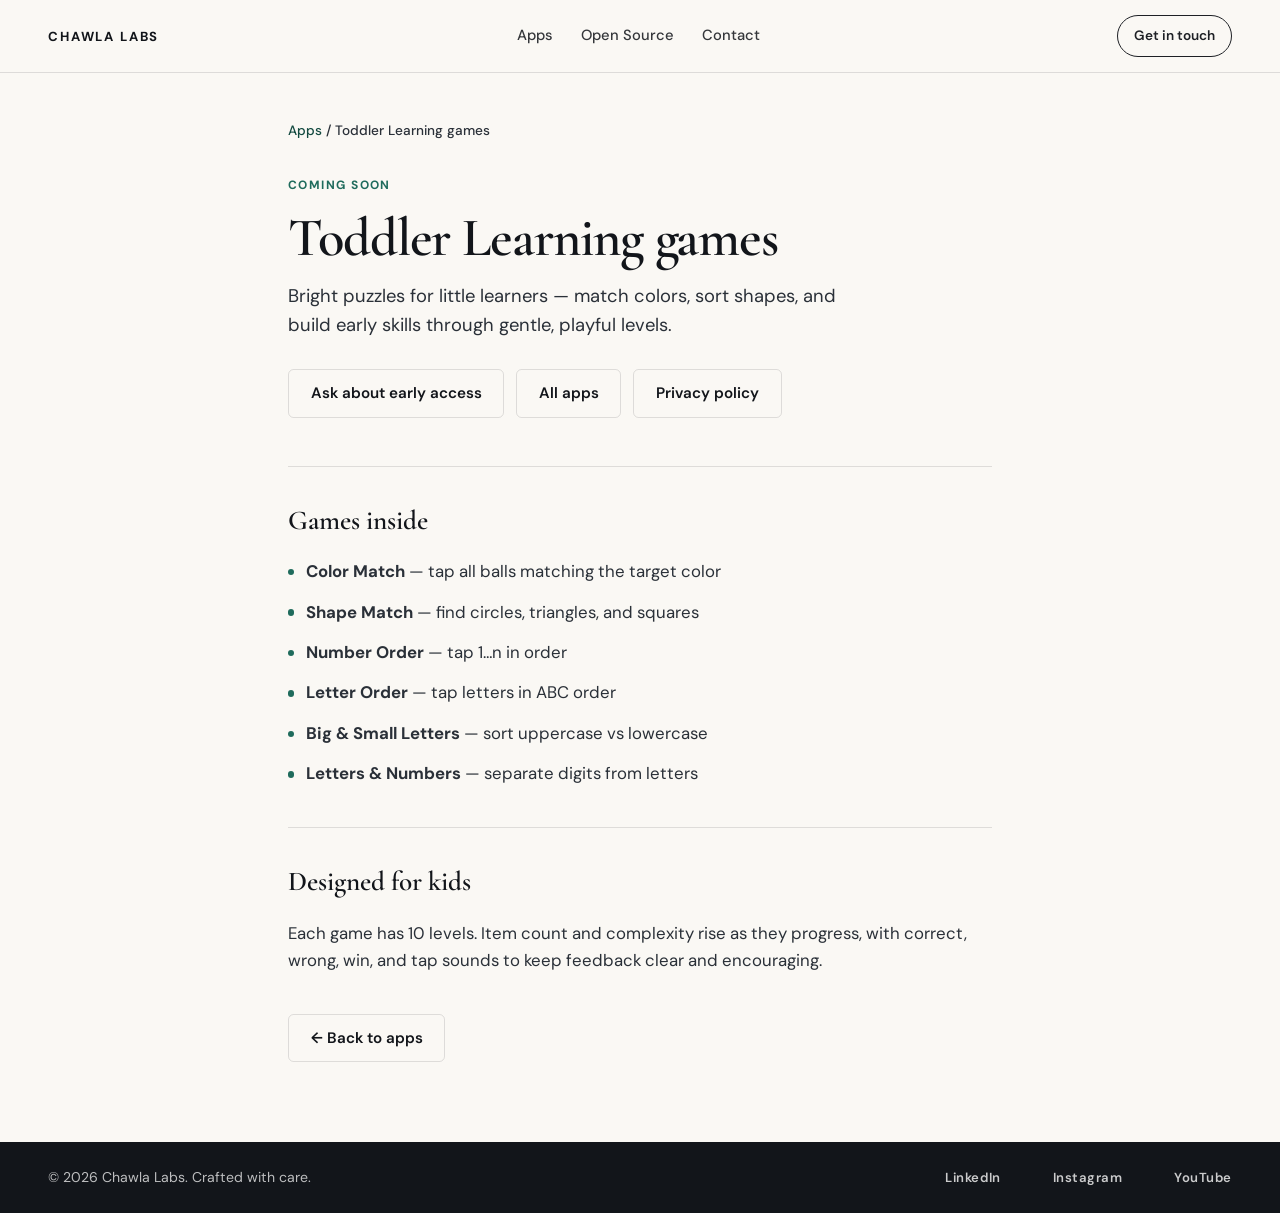
<file: apps/color-shapes.html>
<!DOCTYPE html>
<html lang="en">
  <head>
    <meta charset="UTF-8" />
    <meta name="viewport" content="width=device-width, initial-scale=1.0" />
    <title>Toddler Learning games — Chawla Labs</title>
    <meta
      name="description"
      content="Toddler Learning games — kids learning games for matching colors, shapes, numbers, and letters. Coming soon from Chawla Labs."
    />
    <link rel="preconnect" href="https://fonts.googleapis.com" />
    <link rel="preconnect" href="https://fonts.gstatic.com" crossorigin />
    <link
      href="https://fonts.googleapis.com/css2?family=Cormorant+Garamond:ital,wght@0,500;0,600;1,500&family=DM+Sans:opsz,wght@9..40,400;9..40,500;9..40,600;9..40,700&display=swap"
      rel="stylesheet"
    />
    <link rel="stylesheet" href="../styles.css" />
  </head>
  <body class="page-app">
    <a class="skip-link" href="#main">Skip to content</a>

    <header class="site-header is-solid" data-reveal>
      <a class="logo" href="../index.html">Chawla Labs</a>
      <nav class="nav" aria-label="Primary">
        <a href="../index.html#apps">Apps</a>
        <a href="../index.html#open-source">Open Source</a>
        <a href="../index.html#contact">Contact</a>
      </nav>
      <a class="nav-cta" href="../index.html#contact">Get in touch</a>
    </header>

    <main id="main" class="app-page">
      <div class="app-page-inner">
        <p class="app-crumb" data-reveal>
          <a href="../index.html#apps">Apps</a> / Toddler Learning games
        </p>

        <p class="app-status" data-reveal>Coming soon</p>
        <h1 data-reveal>Toddler Learning games</h1>
        <p class="app-lead" data-reveal>
          Bright puzzles for little learners — match colors, sort shapes, and
          build early skills through gentle, playful levels.
        </p>

        <div class="app-actions" data-reveal>
          <a class="btn btn-ghost btn-ghost-ink" href="../index.html#contact">
            Ask about early access
          </a>
          <a class="btn btn-ghost btn-ghost-ink" href="../index.html#apps">
            All apps
          </a>
          <a class="btn btn-ghost btn-ghost-ink" href="../toddler-learning-games/privacy/">
            Privacy policy
          </a>
        </div>

        <section class="app-block" data-reveal>
          <h2>Games inside</h2>
          <ul class="app-features">
            <li><strong>Color Match</strong> — tap all balls matching the target color</li>
            <li><strong>Shape Match</strong> — find circles, triangles, and squares</li>
            <li><strong>Number Order</strong> — tap 1…n in order</li>
            <li><strong>Letter Order</strong> — tap letters in ABC order</li>
            <li><strong>Big &amp; Small Letters</strong> — sort uppercase vs lowercase</li>
            <li><strong>Letters &amp; Numbers</strong> — separate digits from letters</li>
          </ul>
        </section>

        <section class="app-block" data-reveal>
          <h2>Designed for kids</h2>
          <p>
            Each game has 10 levels. Item count and complexity rise as they
            progress, with correct, wrong, win, and tap sounds to keep feedback
            clear and encouraging.
          </p>
        </section>

        <p class="app-back" data-reveal>
          <a class="btn btn-ghost btn-ghost-ink" href="../index.html#apps">
            ← Back to apps
          </a>
        </p>
      </div>
    </main>

        <footer class="site-footer">
      <p>© <span id="year"></span> Chawla Labs. Crafted with care.</p>
      <nav class="social-links" aria-label="Social">
        <a
          href="https://www.linkedin.com/company/chawla-labs"
          target="_blank"
          rel="noopener noreferrer"
        >LinkedIn</a>
        <a
          href="https://www.instagram.com/chawla_labs/"
          target="_blank"
          rel="noopener noreferrer"
        >Instagram</a>
        <a
          href="https://www.youtube.com/@ChawlaLabs"
          target="_blank"
          rel="noopener noreferrer"
        >YouTube</a>
      </nav>
    </footer>

    <script src="../main.js" defer></script>
  </body>
</html>
</file>
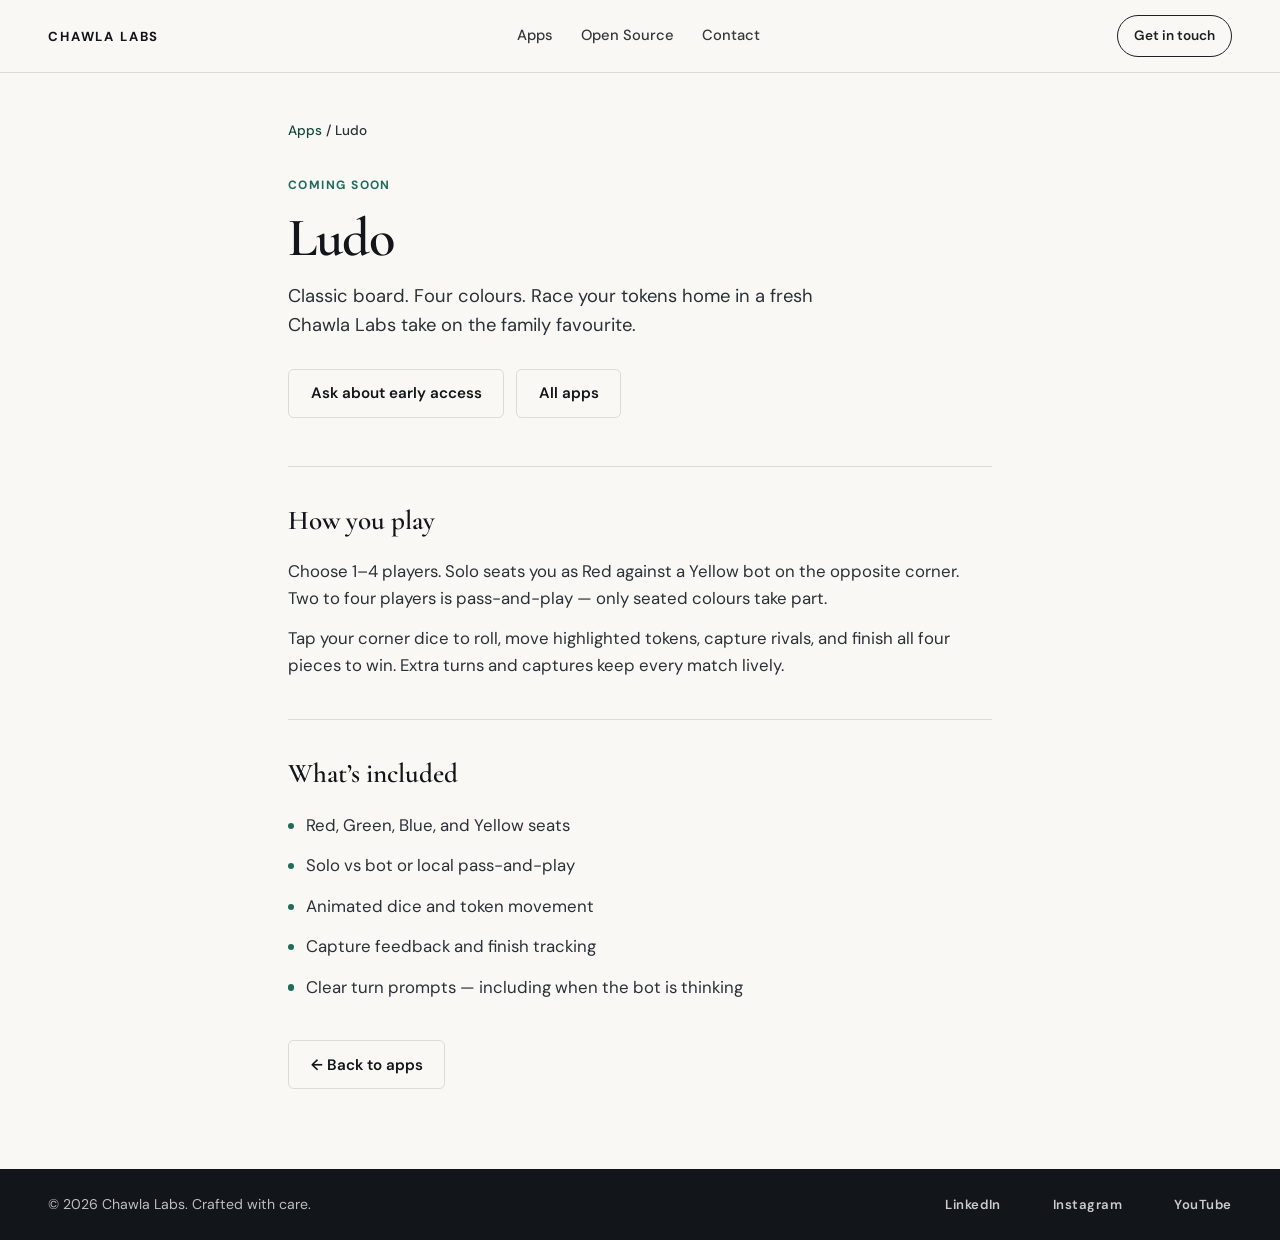
<file: apps/ludo.html>
<!DOCTYPE html>
<html lang="en">
  <head>
    <meta charset="UTF-8" />
    <meta name="viewport" content="width=device-width, initial-scale=1.0" />
    <title>Ludo — Chawla Labs</title>
    <meta
      name="description"
      content="Ludo by Chawla Labs — classic board, four colours, solo vs bot or pass-and-play for up to four players. Coming soon."
    />
    <link rel="preconnect" href="https://fonts.googleapis.com" />
    <link rel="preconnect" href="https://fonts.gstatic.com" crossorigin />
    <link
      href="https://fonts.googleapis.com/css2?family=Cormorant+Garamond:ital,wght@0,500;0,600;1,500&family=DM+Sans:opsz,wght@9..40,400;9..40,500;9..40,600;9..40,700&display=swap"
      rel="stylesheet"
    />
    <link rel="stylesheet" href="../styles.css" />
  </head>
  <body class="page-app">
    <a class="skip-link" href="#main">Skip to content</a>

    <header class="site-header is-solid" data-reveal>
      <a class="logo" href="../index.html">Chawla Labs</a>
      <nav class="nav" aria-label="Primary">
        <a href="../index.html#apps">Apps</a>
        <a href="../index.html#open-source">Open Source</a>
        <a href="../index.html#contact">Contact</a>
      </nav>
      <a class="nav-cta" href="../index.html#contact">Get in touch</a>
    </header>

    <main id="main" class="app-page">
      <div class="app-page-inner">
        <p class="app-crumb" data-reveal>
          <a href="../index.html#apps">Apps</a> / Ludo
        </p>

        <p class="app-status" data-reveal>Coming soon</p>
        <h1 data-reveal>Ludo</h1>
        <p class="app-lead" data-reveal>
          Classic board. Four colours. Race your tokens home in a fresh
          Chawla Labs take on the family favourite.
        </p>

        <div class="app-actions" data-reveal>
          <a class="btn btn-ghost btn-ghost-ink" href="../index.html#contact">
            Ask about early access
          </a>
          <a class="btn btn-ghost btn-ghost-ink" href="../index.html#apps">
            All apps
          </a>
        </div>

        <section class="app-block" data-reveal>
          <h2>How you play</h2>
          <p>
            Choose 1–4 players. Solo seats you as Red against a Yellow bot on
            the opposite corner. Two to four players is pass-and-play — only
            seated colours take part.
          </p>
          <p>
            Tap your corner dice to roll, move highlighted tokens, capture
            rivals, and finish all four pieces to win. Extra turns and captures
            keep every match lively.
          </p>
        </section>

        <section class="app-block" data-reveal>
          <h2>What’s included</h2>
          <ul class="app-features">
            <li>Red, Green, Blue, and Yellow seats</li>
            <li>Solo vs bot or local pass-and-play</li>
            <li>Animated dice and token movement</li>
            <li>Capture feedback and finish tracking</li>
            <li>Clear turn prompts — including when the bot is thinking</li>
          </ul>
        </section>

        <p class="app-back" data-reveal>
          <a class="btn btn-ghost btn-ghost-ink" href="../index.html#apps">
            ← Back to apps
          </a>
        </p>
      </div>
    </main>

        <footer class="site-footer">
      <p>© <span id="year"></span> Chawla Labs. Crafted with care.</p>
      <nav class="social-links" aria-label="Social">
        <a
          href="https://www.linkedin.com/company/chawla-labs"
          target="_blank"
          rel="noopener noreferrer"
        >LinkedIn</a>
        <a
          href="https://www.instagram.com/chawla_labs/"
          target="_blank"
          rel="noopener noreferrer"
        >Instagram</a>
        <a
          href="https://www.youtube.com/@ChawlaLabs"
          target="_blank"
          rel="noopener noreferrer"
        >YouTube</a>
      </nav>
    </footer>

    <script src="../main.js" defer></script>
  </body>
</html>
</file>
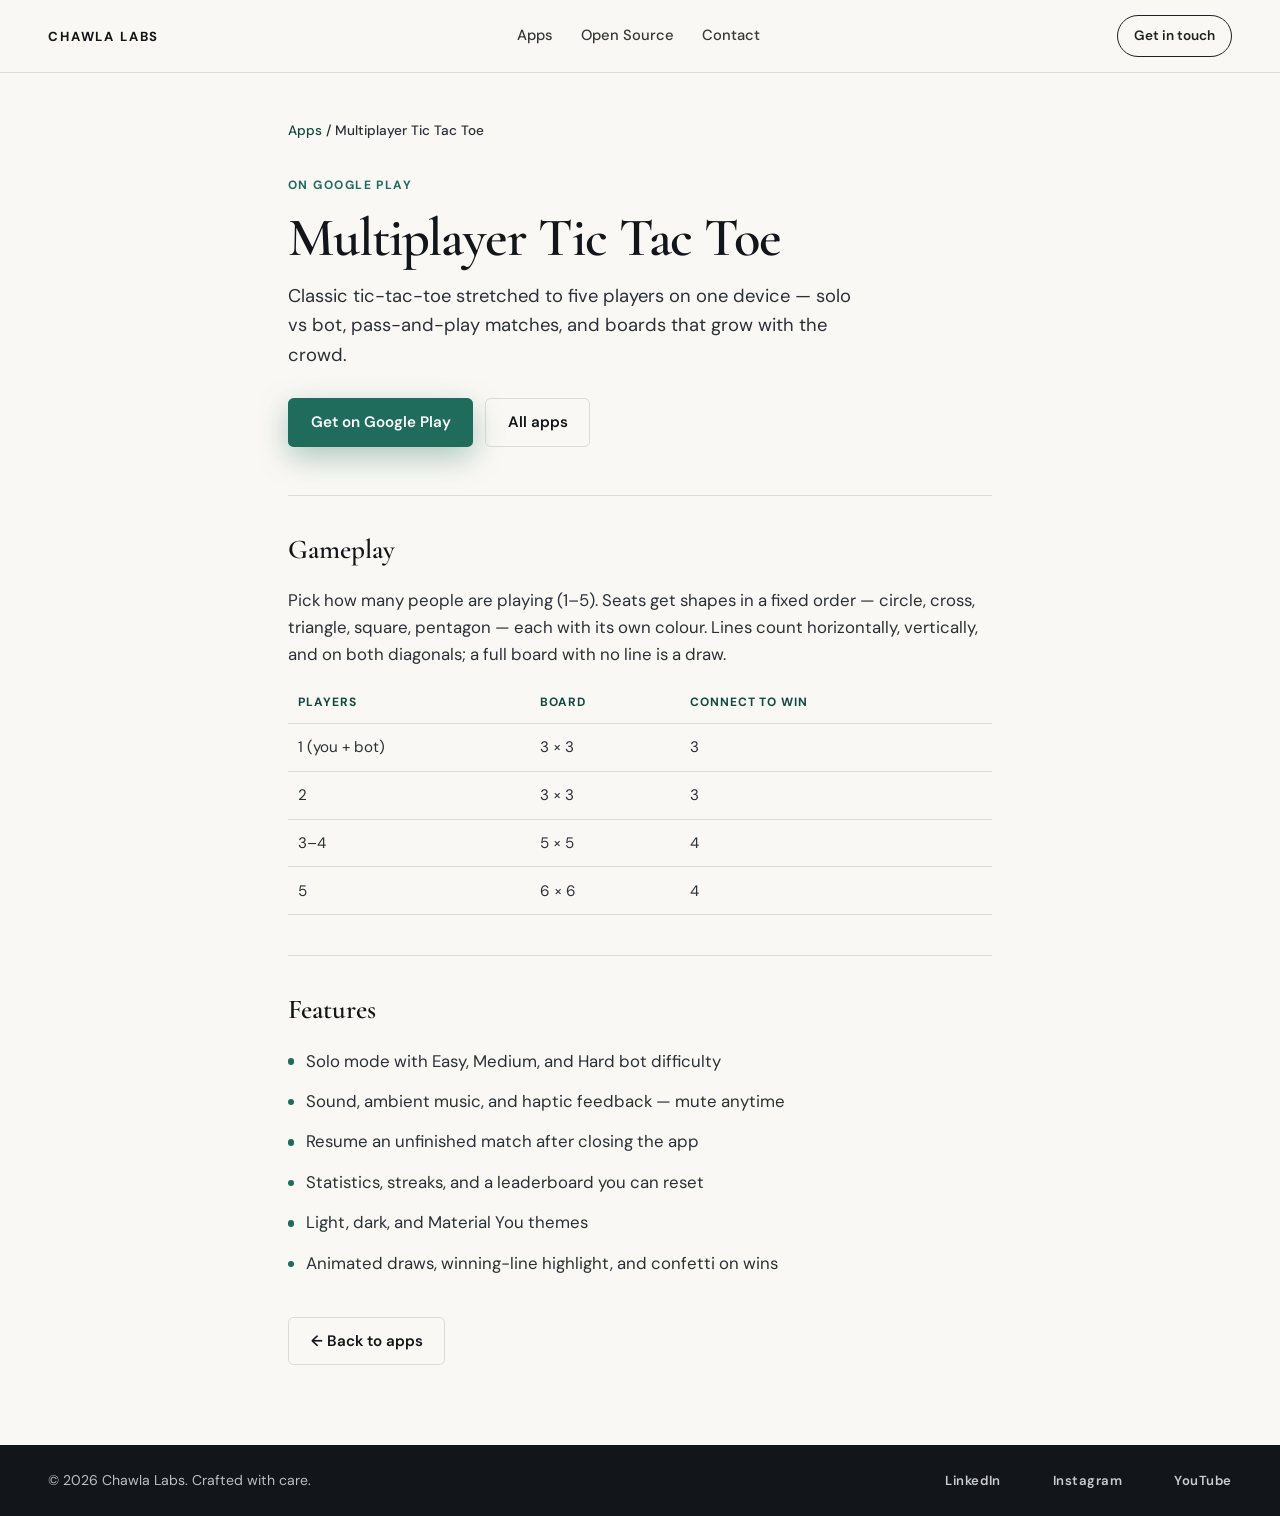
<file: apps/multiplayer-tic-tac-toe.html>
<!DOCTYPE html>
<html lang="en">
  <head>
    <meta charset="UTF-8" />
    <meta name="viewport" content="width=device-width, initial-scale=1.0" />
    <title>Multiplayer Tic Tac Toe — Chawla Labs</title>
    <meta
      name="description"
      content="Multiplayer tic-tac-toe for up to five players on one device, with a bot for solo play. Available on Google Play."
    />
    <link rel="preconnect" href="https://fonts.googleapis.com" />
    <link rel="preconnect" href="https://fonts.gstatic.com" crossorigin />
    <link
      href="https://fonts.googleapis.com/css2?family=Cormorant+Garamond:ital,wght@0,500;0,600;1,500&family=DM+Sans:opsz,wght@9..40,400;9..40,500;9..40,600;9..40,700&display=swap"
      rel="stylesheet"
    />
    <link rel="stylesheet" href="../styles.css" />
  </head>
  <body class="page-app">
    <a class="skip-link" href="#main">Skip to content</a>

    <header class="site-header is-solid" data-reveal>
      <a class="logo" href="../index.html">Chawla Labs</a>
      <nav class="nav" aria-label="Primary">
        <a href="../index.html#apps">Apps</a>
        <a href="../index.html#open-source">Open Source</a>
        <a href="../index.html#contact">Contact</a>
      </nav>
      <a class="nav-cta" href="../index.html#contact">Get in touch</a>
    </header>

    <main id="main" class="app-page">
      <div class="app-page-inner">
        <p class="app-crumb" data-reveal>
          <a href="../index.html#apps">Apps</a> / Multiplayer Tic Tac Toe
        </p>

        <p class="app-status" data-reveal>On Google Play</p>
        <h1 data-reveal>Multiplayer Tic Tac Toe</h1>
        <p class="app-lead" data-reveal>
          Classic tic-tac-toe stretched to five players on one device — solo vs
          bot, pass-and-play matches, and boards that grow with the crowd.
        </p>

        <div class="app-actions" data-reveal>
          <a
            class="btn btn-primary"
            href="https://play.google.com/store/apps/details?id=com.tictacfive.app"
            target="_blank"
            rel="noopener noreferrer"
          >Get on Google Play</a>
          <a class="btn btn-ghost btn-ghost-ink" href="../index.html#apps">
            All apps
          </a>
        </div>

        <section class="app-block" data-reveal>
          <h2>Gameplay</h2>
          <p>
            Pick how many people are playing (1–5). Seats get shapes in a fixed
            order — circle, cross, triangle, square, pentagon — each with its
            own colour. Lines count horizontally, vertically, and on both
            diagonals; a full board with no line is a draw.
          </p>
          <table class="app-table">
            <thead>
              <tr>
                <th>Players</th>
                <th>Board</th>
                <th>Connect to win</th>
              </tr>
            </thead>
            <tbody>
              <tr>
                <td>1 (you + bot)</td>
                <td>3 × 3</td>
                <td>3</td>
              </tr>
              <tr>
                <td>2</td>
                <td>3 × 3</td>
                <td>3</td>
              </tr>
              <tr>
                <td>3–4</td>
                <td>5 × 5</td>
                <td>4</td>
              </tr>
              <tr>
                <td>5</td>
                <td>6 × 6</td>
                <td>4</td>
              </tr>
            </tbody>
          </table>
        </section>

        <section class="app-block" data-reveal>
          <h2>Features</h2>
          <ul class="app-features">
            <li>Solo mode with Easy, Medium, and Hard bot difficulty</li>
            <li>Sound, ambient music, and haptic feedback — mute anytime</li>
            <li>Resume an unfinished match after closing the app</li>
            <li>Statistics, streaks, and a leaderboard you can reset</li>
            <li>Light, dark, and Material You themes</li>
            <li>Animated draws, winning-line highlight, and confetti on wins</li>
          </ul>
        </section>

        <p class="app-back" data-reveal>
          <a class="btn btn-ghost btn-ghost-ink" href="../index.html#apps">
            ← Back to apps
          </a>
        </p>
      </div>
    </main>

        <footer class="site-footer">
      <p>© <span id="year"></span> Chawla Labs. Crafted with care.</p>
      <nav class="social-links" aria-label="Social">
        <a
          href="https://www.linkedin.com/company/chawla-labs"
          target="_blank"
          rel="noopener noreferrer"
        >LinkedIn</a>
        <a
          href="https://www.instagram.com/chawla_labs/"
          target="_blank"
          rel="noopener noreferrer"
        >Instagram</a>
        <a
          href="https://www.youtube.com/@ChawlaLabs"
          target="_blank"
          rel="noopener noreferrer"
        >YouTube</a>
      </nav>
    </footer>

    <script src="../main.js" defer></script>
  </body>
</html>
</file>
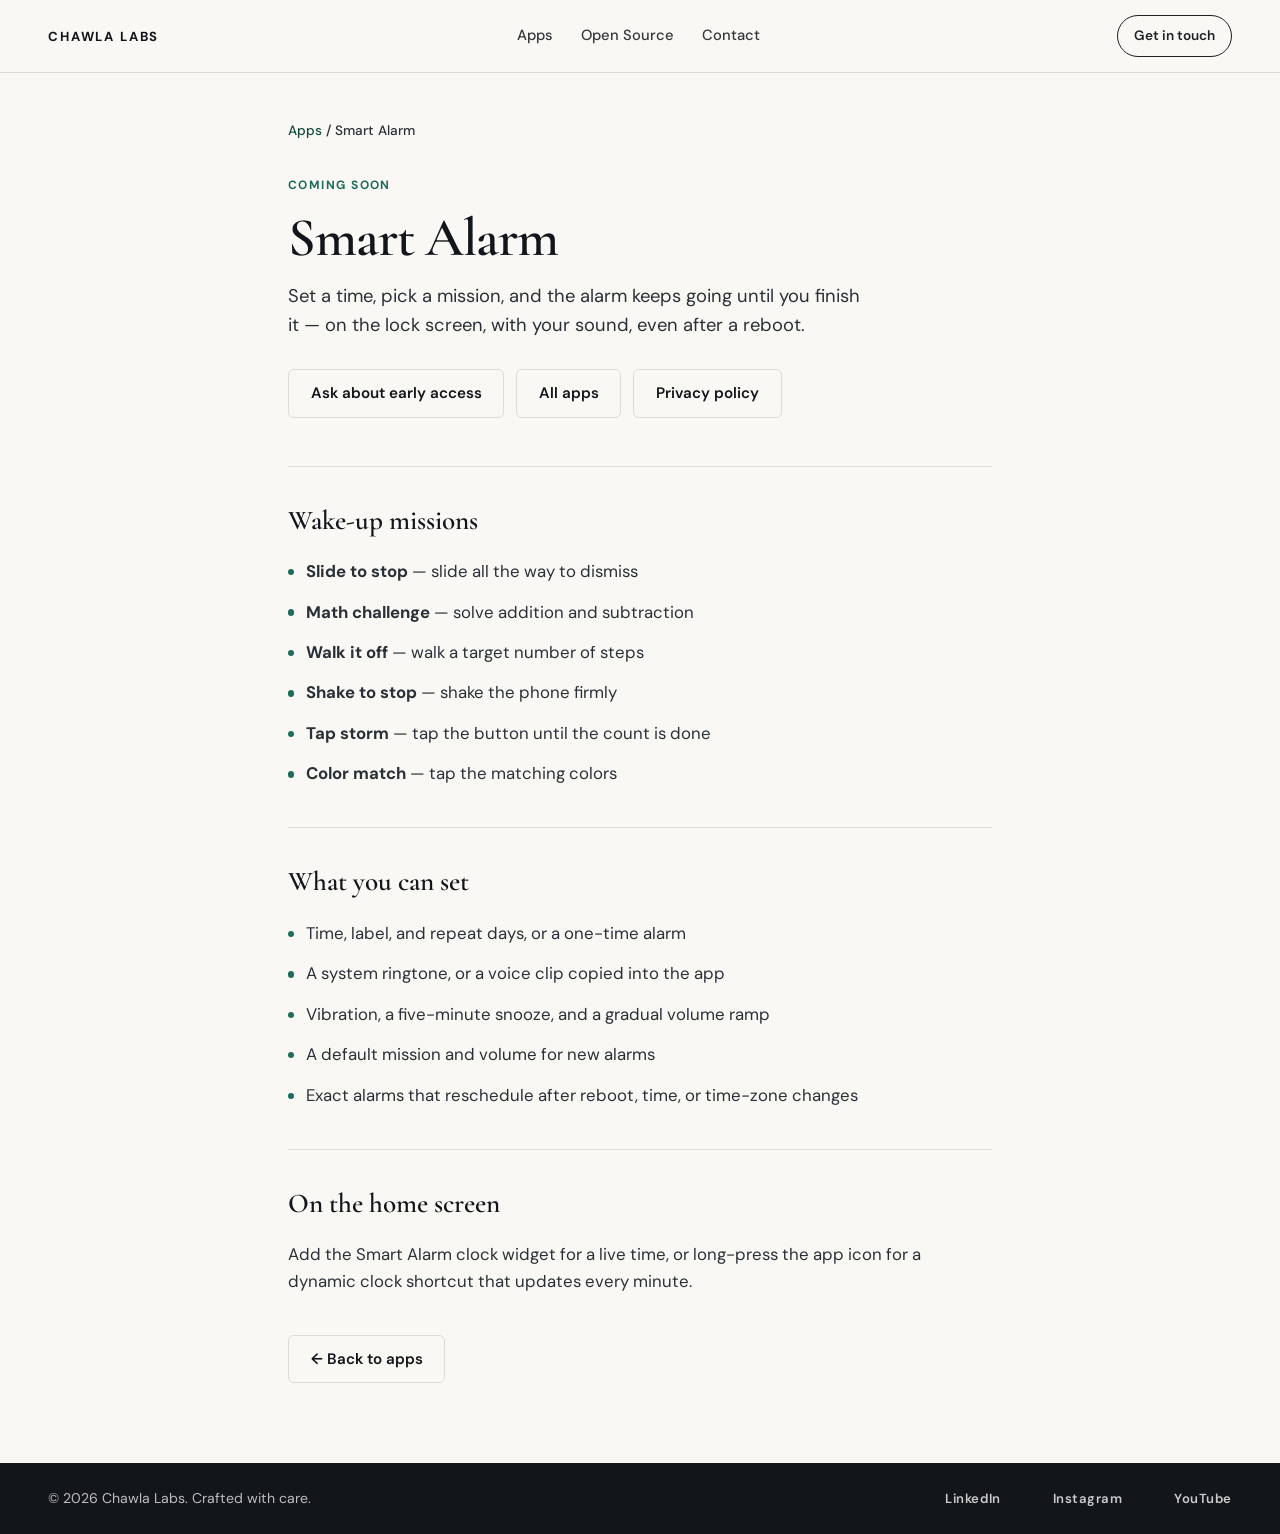
<file: apps/smart-alarm.html>
<!DOCTYPE html>
<html lang="en">
  <head>
    <meta charset="UTF-8" />
    <meta name="viewport" content="width=device-width, initial-scale=1.0" />
    <title>Smart Alarm — Chawla Labs</title>
    <meta
      name="description"
      content="Smart Alarm by Chawla Labs — an alarm that rings until you finish a wake-up mission. Coming soon."
    />
    <link rel="preconnect" href="https://fonts.googleapis.com" />
    <link rel="preconnect" href="https://fonts.gstatic.com" crossorigin />
    <link
      href="https://fonts.googleapis.com/css2?family=Cormorant+Garamond:ital,wght@0,500;0,600;1,500&family=DM+Sans:opsz,wght@9..40,400;9..40,500;9..40,600;9..40,700&display=swap"
      rel="stylesheet"
    />
    <link rel="stylesheet" href="../styles.css" />
  </head>
  <body class="page-app">
    <a class="skip-link" href="#main">Skip to content</a>

    <header class="site-header is-solid" data-reveal>
      <a class="logo" href="../index.html">Chawla Labs</a>
      <nav class="nav" aria-label="Primary">
        <a href="../index.html#apps">Apps</a>
        <a href="../index.html#open-source">Open Source</a>
        <a href="../index.html#contact">Contact</a>
      </nav>
      <a class="nav-cta" href="../index.html#contact">Get in touch</a>
    </header>

    <main id="main" class="app-page">
      <div class="app-page-inner">
        <p class="app-crumb" data-reveal>
          <a href="../index.html#apps">Apps</a> / Smart Alarm
        </p>

        <p class="app-status" data-reveal>Coming soon</p>
        <h1 data-reveal>Smart Alarm</h1>
        <p class="app-lead" data-reveal>
          Set a time, pick a mission, and the alarm keeps going until you
          finish it — on the lock screen, with your sound, even after a reboot.
        </p>

        <div class="app-actions" data-reveal>
          <a class="btn btn-ghost btn-ghost-ink" href="../index.html#contact">
            Ask about early access
          </a>
          <a class="btn btn-ghost btn-ghost-ink" href="../index.html#apps">
            All apps
          </a>
          <a class="btn btn-ghost btn-ghost-ink" href="../smart-alarm/privacy/">
            Privacy policy
          </a>
        </div>

        <section class="app-block" data-reveal>
          <h2>Wake-up missions</h2>
          <ul class="app-features">
            <li><strong>Slide to stop</strong> — slide all the way to dismiss</li>
            <li><strong>Math challenge</strong> — solve addition and subtraction</li>
            <li><strong>Walk it off</strong> — walk a target number of steps</li>
            <li><strong>Shake to stop</strong> — shake the phone firmly</li>
            <li><strong>Tap storm</strong> — tap the button until the count is done</li>
            <li><strong>Color match</strong> — tap the matching colors</li>
          </ul>
        </section>

        <section class="app-block" data-reveal>
          <h2>What you can set</h2>
          <ul class="app-features">
            <li>Time, label, and repeat days, or a one-time alarm</li>
            <li>A system ringtone, or a voice clip copied into the app</li>
            <li>Vibration, a five-minute snooze, and a gradual volume ramp</li>
            <li>A default mission and volume for new alarms</li>
            <li>Exact alarms that reschedule after reboot, time, or time-zone changes</li>
          </ul>
        </section>

        <section class="app-block" data-reveal>
          <h2>On the home screen</h2>
          <p>
            Add the Smart Alarm clock widget for a live time, or long-press the
            app icon for a dynamic clock shortcut that updates every minute.
          </p>
        </section>

        <p class="app-back" data-reveal>
          <a class="btn btn-ghost btn-ghost-ink" href="../index.html#apps">
            ← Back to apps
          </a>
        </p>
      </div>
    </main>

    <footer class="site-footer">
      <p>© <span id="year"></span> Chawla Labs. Crafted with care.</p>
      <nav class="social-links" aria-label="Social">
        <a
          href="https://www.linkedin.com/company/chawla-labs"
          target="_blank"
          rel="noopener noreferrer"
        >LinkedIn</a>
        <a
          href="https://www.instagram.com/chawla_labs/"
          target="_blank"
          rel="noopener noreferrer"
        >Instagram</a>
        <a
          href="https://www.youtube.com/@ChawlaLabs"
          target="_blank"
          rel="noopener noreferrer"
        >YouTube</a>
      </nav>
    </footer>

    <script src="../main.js" defer></script>
  </body>
</html>
</file>
<file: styles.css>
/* Chawla Labs — design tokens & layout */

:root {
  --ink: #12151a;
  --ink-soft: #2a3038;
  --paper: #f3efe6;
  --paper-muted: #e4ddd0;
  --foam: #faf8f4;
  --accent: #1f6b5c;
  --accent-deep: #134a40;
  --accent-glow: rgba(31, 107, 92, 0.35);
  --line: rgba(255, 255, 255, 0.55);
  --line-dark: rgba(18, 21, 26, 0.12);
  --white: #ffffff;
  --shadow: 0 24px 60px rgba(12, 16, 22, 0.28);

  --font-display: "Cormorant Garamond", "Times New Roman", serif;
  --font-sans: "DM Sans", "Segoe UI", sans-serif;

  --ease: cubic-bezier(0.22, 1, 0.36, 1);
  --header-h: 4.5rem;
  --max: 68rem;
}

*,
*::before,
*::after {
  box-sizing: border-box;
}

html {
  scroll-behavior: smooth;
}

body {
  margin: 0;
  font-family: var(--font-sans);
  font-size: 1.05rem;
  line-height: 1.6;
  color: var(--ink);
  background: var(--foam);
  -webkit-font-smoothing: antialiased;
  text-rendering: optimizeLegibility;
}

img {
  max-width: 100%;
  display: block;
}

a {
  color: inherit;
  text-decoration: none;
}

ul {
  list-style: none;
  margin: 0;
  padding: 0;
}

h1,
h2,
h3,
p {
  margin: 0;
}

.sr-only {
  position: absolute;
  width: 1px;
  height: 1px;
  padding: 0;
  margin: -1px;
  overflow: hidden;
  clip: rect(0, 0, 0, 0);
  white-space: nowrap;
  border: 0;
}

.skip-link {
  position: absolute;
  left: 1rem;
  top: -3rem;
  z-index: 100;
  padding: 0.6rem 1rem;
  background: var(--white);
  color: var(--ink);
  border-radius: 0.4rem;
  font-weight: 600;
}

.skip-link:focus {
  top: 1rem;
}

/* Header */

.site-header {
  position: fixed;
  inset: 0 0 auto;
  z-index: 40;
  display: flex;
  align-items: center;
  justify-content: space-between;
  gap: 1.5rem;
  height: var(--header-h);
  padding: 0 clamp(1.25rem, 4vw, 3rem);
  color: var(--white);
  transition: background 0.35s var(--ease), color 0.35s var(--ease),
    box-shadow 0.35s var(--ease), backdrop-filter 0.35s var(--ease);
}

.site-header.is-solid {
  background: rgba(250, 248, 244, 0.92);
  color: var(--ink);
  box-shadow: 0 1px 0 var(--line-dark);
  backdrop-filter: blur(12px);
}

.logo {
  font-weight: 700;
  letter-spacing: 0.14em;
  text-transform: uppercase;
  font-size: 0.82rem;
}

.nav {
  display: none;
  gap: 1.75rem;
  font-size: 0.92rem;
  font-weight: 500;
}

.nav a {
  opacity: 0.85;
  transition: opacity 0.2s var(--ease);
}

.nav a:hover,
.nav a:focus-visible {
  opacity: 1;
}

.nav-cta {
  font-size: 0.85rem;
  font-weight: 600;
  padding: 0.55rem 1rem;
  border: 1px solid currentColor;
  border-radius: 999px;
  opacity: 0.95;
  transition: background 0.25s var(--ease), color 0.25s var(--ease);
}

.site-header.is-solid .nav-cta:hover,
.nav-cta:hover {
  background: var(--accent);
  border-color: var(--accent);
  color: var(--white);
}

/* Left social rail — hidden */

.social-rail {
  display: none !important;
}

@media (min-width: 768px) {
  .nav {
    display: flex;
  }
}

/* Hero */

.hero {
  position: relative;
  min-height: 100svh;
  display: grid;
  place-items: center;
  color: var(--white);
  overflow: hidden;
  isolation: isolate;
}

.hero-media {
  position: absolute;
  inset: 0;
  z-index: -2;
}

.hero-media img {
  width: 100%;
  height: 100%;
  object-fit: cover;
  object-position: center 35%;
  transform: scale(1.04);
  animation: hero-drift 28s var(--ease) infinite alternate;
}

.hero-veil {
  position: absolute;
  inset: 0;
  background:
    linear-gradient(
      180deg,
      rgba(10, 14, 20, 0.55) 0%,
      rgba(10, 14, 20, 0.35) 38%,
      rgba(10, 14, 20, 0.72) 72%,
      rgba(10, 14, 20, 0.9) 100%
    ),
    radial-gradient(
      ellipse 80% 55% at 50% 20%,
      rgba(20, 40, 50, 0.15),
      transparent 70%
    );
}

.hero-content {
  width: min(100% - 2.5rem, 42rem);
  text-align: center;
  padding: calc(var(--header-h) + 2rem) 0 5rem;
}

.brand {
  font-family: var(--font-sans);
  font-size: clamp(2.8rem, 9vw, 5.5rem);
  font-weight: 700;
  letter-spacing: 0.18em;
  text-transform: uppercase;
  line-height: 1.05;
  margin-bottom: 1.5rem;
  position: relative;
  display: inline-block;
  padding: 0.45rem 0 0.95rem;
}

.brand::before,
.brand::after {
  content: "";
  position: absolute;
  left: 50%;
  width: min(100%, 22rem);
  height: 1px;
  border-top: 1px dashed var(--line);
  transform: translateX(-50%);
}

.brand::before {
  top: 0;
}

.brand::after {
  bottom: 0;
}

.lede {
  max-width: 32rem;
  margin: 0 auto 2rem;
  font-size: clamp(1rem, 2vw, 1.15rem);
  color: rgba(255, 255, 255, 0.88);
  font-weight: 400;
}

.hero-actions {
  display: flex;
  flex-wrap: wrap;
  gap: 0.85rem;
  justify-content: center;
}

.btn {
  display: inline-flex;
  align-items: center;
  justify-content: center;
  gap: 0.5rem;
  min-height: 2.85rem;
  padding: 0.7rem 1.35rem;
  border-radius: 0.35rem;
  font-family: inherit;
  font-size: 0.95rem;
  font-weight: 600;
  border: 1px solid transparent;
  cursor: pointer;
  transition: transform 0.25s var(--ease), background 0.25s var(--ease),
    border-color 0.25s var(--ease), color 0.25s var(--ease),
    box-shadow 0.25s var(--ease);
}

.btn:hover {
  transform: translateY(-1px);
}

.btn:focus-visible {
  outline: 2px solid var(--white);
  outline-offset: 3px;
}

.btn-primary {
  background: var(--accent);
  color: var(--white);
  box-shadow: 0 10px 30px var(--accent-glow);
}

.btn-primary:hover {
  background: var(--accent-deep);
}

.btn-ghost {
  background: transparent;
  color: var(--white);
  border-color: rgba(255, 255, 255, 0.45);
}

.btn-ghost:hover {
  background: rgba(255, 255, 255, 0.1);
  border-color: rgba(255, 255, 255, 0.8);
}

.btn-ghost-ink {
  color: var(--ink);
  border-color: var(--line-dark);
}

.btn-ghost-ink:hover {
  background: rgba(18, 21, 26, 0.05);
  border-color: var(--ink);
}

.btn-wide {
  width: 100%;
}

.scroll-cue {
  position: absolute;
  bottom: 1.75rem;
  left: 50%;
  transform: translateX(-50%);
  width: 1.4rem;
  height: 2.2rem;
  border: 1px solid rgba(255, 255, 255, 0.45);
  border-radius: 999px;
}

.scroll-cue span {
  display: block;
  width: 0.28rem;
  height: 0.28rem;
  margin: 0.4rem auto 0;
  border-radius: 50%;
  background: var(--white);
  animation: cue-fall 1.8s var(--ease) infinite;
}

/* Sections */

.section {
  padding: clamp(4.5rem, 10vw, 7.5rem) 0;
  position: relative;
}

.section-inner {
  width: min(100% - 2.5rem, var(--max));
  margin-inline: auto;
}

.section-head {
  max-width: 36rem;
  margin-bottom: clamp(2.5rem, 5vw, 3.5rem);
}

.section-head.light {
  color: var(--white);
  text-align: center;
  margin-inline: auto;
}

.eyebrow {
  font-size: 0.78rem;
  font-weight: 700;
  letter-spacing: 0.22em;
  text-transform: uppercase;
  color: var(--accent);
  margin-bottom: 0.85rem;
}

.section-head h2 {
  font-family: var(--font-display);
  font-weight: 500;
  font-size: clamp(2.2rem, 4.5vw, 3.2rem);
  line-height: 1.12;
  letter-spacing: -0.015em;
  margin-bottom: 0.85rem;
}

.section-head p {
  color: var(--ink-soft);
  font-size: 1.05rem;
}

.section-head.light p {
  color: rgba(255, 255, 255, 0.82);
  font-size: 1.1rem;
}

/* Apps */

.apps {
  background:
    linear-gradient(180deg, #ebe4d6 0%, var(--paper) 45%, var(--foam) 100%);
  padding-bottom: clamp(2rem, 4vw, 3rem);
}

.work-list {
  display: grid;
  gap: 0;
  border-top: 1px solid var(--line-dark);
}

.work-item {
  display: grid;
  grid-template-columns: auto 1fr;
  gap: 1rem 1.5rem;
  align-items: start;
  padding: 1.75rem 0;
  border-bottom: 1px solid var(--line-dark);
  transition: background 0.3s var(--ease);
}

a.work-item-link {
  color: inherit;
  text-decoration: none;
  cursor: pointer;
  border-radius: 0.35rem;
  margin: 0 -0.75rem;
  padding-inline: 0.75rem;
}

a.work-item-link:hover,
a.work-item-link:focus-visible {
  background: rgba(255, 255, 255, 0.45);
}

a.work-item-link:focus-visible {
  outline: 2px solid var(--accent);
  outline-offset: 2px;
}

a.work-item-link:hover h3,
a.work-item-link:focus-visible h3 {
  color: var(--accent-deep);
}

.work-item:hover {
  background: rgba(255, 255, 255, 0.35);
}

a.work-item-link:hover {
  background: rgba(255, 255, 255, 0.45);
}

.work-index {
  font-family: var(--font-display);
  font-size: 1.35rem;
  color: var(--accent);
  line-height: 1.4;
  min-width: 2rem;
}

.work-body h3 {
  font-size: 1.25rem;
  font-weight: 600;
  margin-bottom: 0.4rem;
  letter-spacing: -0.01em;
  transition: color 0.2s var(--ease);
}

.work-body p {
  color: var(--ink-soft);
  max-width: 38rem;
}

.work-meta {
  grid-column: 2;
  font-size: 0.78rem;
  font-weight: 600;
  letter-spacing: 0.08em;
  text-transform: uppercase;
  color: var(--accent-deep);
  opacity: 0.75;
}

.work-meta-link {
  opacity: 1;
  transition: color 0.2s var(--ease), opacity 0.2s var(--ease);
}

.work-meta-link:hover,
.work-meta-link:focus-visible {
  color: var(--accent);
}

@media (min-width: 720px) {
  .work-item {
    grid-template-columns: auto 1fr auto;
    align-items: center;
  }

  .work-meta {
    grid-column: auto;
  }
}

/* Open source */

.open-source {
  background:
    radial-gradient(ellipse 70% 50% at 100% 0%, rgba(31, 107, 92, 0.08), transparent),
    var(--foam);
  padding-top: clamp(2rem, 4vw, 3rem);
}

.oss-list {
  display: grid;
  gap: 1.25rem;
}

@media (min-width: 800px) {
  .oss-list {
    grid-template-columns: repeat(3, 1fr);
    gap: 1.5rem;
  }
}

.oss-link {
  display: flex;
  flex-direction: column;
  height: 100%;
  padding: 1.6rem 0 0.25rem;
  border-top: 2px solid var(--ink);
  transition: border-color 0.25s var(--ease), transform 0.25s var(--ease);
}

.oss-link:hover,
.oss-link:focus-visible {
  border-color: var(--accent);
  transform: translateY(-3px);
}

.oss-link h3 {
  font-family: var(--font-display);
  font-size: 1.7rem;
  font-weight: 600;
  margin-bottom: 0.65rem;
}

.oss-link p {
  color: var(--ink-soft);
  flex: 1;
  margin-bottom: 1.25rem;
  font-size: 0.98rem;
}

.oss-tag {
  font-size: 0.75rem;
  font-weight: 600;
  letter-spacing: 0.1em;
  text-transform: uppercase;
  color: var(--accent);
}

/* Contact */

.contact {
  padding: 0;
  min-height: 100svh;
  display: grid;
  place-items: center;
  color: var(--white);
  overflow: hidden;
}

.contact-backdrop {
  position: absolute;
  inset: 0;
  z-index: -1;
}

.contact-backdrop img {
  width: 100%;
  height: 100%;
  object-fit: cover;
  object-position: center 60%;
  filter: saturate(0.9);
}

.contact-veil {
  position: absolute;
  inset: 0;
  background: linear-gradient(
    180deg,
    rgba(8, 12, 18, 0.78) 0%,
    rgba(8, 12, 18, 0.82) 50%,
    rgba(8, 12, 18, 0.9) 100%
  );
}

.contact-inner {
  width: min(100% - 2.5rem, 58rem);
  padding: clamp(5rem, 12vw, 7rem) 0;
  display: grid;
  gap: 2.5rem 3.5rem;
  align-items: center;
}

@media (min-width: 800px) {
  .contact-inner {
    grid-template-columns: minmax(0, 1.1fr) minmax(0, 0.9fr);
  }
}

.contact-copy {
  justify-self: stretch;
}

.contact-copy .section-head {
  text-align: left;
  margin-inline: 0;
}

.contact-form {
  display: grid;
  gap: 1rem;
}

.contact-social {
  justify-self: stretch;
  align-self: center;
  margin: 0.5rem 0 0.5rem 0.75rem;
  padding: 1.35rem 1.35rem 1.5rem;
  border: 1px solid rgba(255, 255, 255, 0.45);
  border-radius: 0.65rem;
  background: rgba(8, 12, 18, 0.28);
}

.contact-social-label {
  font-size: 0.78rem;
  font-weight: 700;
  letter-spacing: 0.16em;
  text-transform: uppercase;
  color: rgba(255, 255, 255, 0.7);
  margin-bottom: 1.25rem;
}

.contact-social-list {
  display: grid;
  gap: 0.85rem;
}

.contact-social-list a {
  display: flex;
  align-items: center;
  gap: 1rem;
  padding: 0.95rem 1.1rem;
  border: 1px solid rgba(255, 255, 255, 0.35);
  border-radius: 0.5rem;
  background: rgba(8, 12, 18, 0.3);
  color: var(--white);
  transition: background 0.25s var(--ease), border-color 0.25s var(--ease),
    transform 0.25s var(--ease);
}

.contact-social-list a:hover,
.contact-social-list a:focus-visible {
  background: rgba(8, 12, 18, 0.5);
  border-color: rgba(255, 255, 255, 0.75);
  transform: translateY(-2px);
}

.social-icon {
  display: grid;
  place-items: center;
  width: 2.6rem;
  height: 2.6rem;
  flex-shrink: 0;
  border-radius: 0.4rem;
  background: rgba(255, 255, 255, 0.1);
}

.social-text {
  display: grid;
  gap: 0.15rem;
  min-width: 0;
}

.social-text strong {
  font-size: 1rem;
  font-weight: 600;
}

.social-text span {
  font-size: 0.88rem;
  color: rgba(255, 255, 255, 0.7);
}

.field input,
.field textarea {
  width: 100%;
  padding: 0.95rem 1rem;
  font: inherit;
  color: var(--white);
  background: rgba(8, 12, 18, 0.35);
  border: 1px solid rgba(255, 255, 255, 0.55);
  border-radius: 0.45rem;
  transition: border-color 0.2s var(--ease), background 0.2s var(--ease);
}

.field input::placeholder,
.field textarea::placeholder {
  color: rgba(255, 255, 255, 0.65);
}

.field input:focus,
.field textarea:focus {
  outline: none;
  border-color: var(--white);
  background: rgba(8, 12, 18, 0.5);
}

.field textarea {
  resize: vertical;
  min-height: 7rem;
}

.form-status {
  text-align: center;
  font-size: 0.95rem;
  color: rgba(255, 255, 255, 0.9);
}

.form-status.is-visible {
  display: block;
}

/* Footer */

.site-footer {
  display: flex;
  flex-wrap: wrap;
  justify-content: space-between;
  align-items: center;
  gap: 0.75rem 1.5rem;
  padding: 1.5rem clamp(1.25rem, 4vw, 3rem);
  background: var(--ink);
  color: rgba(255, 255, 255, 0.72);
  font-size: 0.88rem;
}

.social-links {
  display: flex;
  flex-wrap: wrap;
  gap: 0.75rem 3.25rem;
}

.social-links a {
  font-size: 0.82rem;
  font-weight: 600;
  letter-spacing: 0.04em;
  color: rgba(255, 255, 255, 0.78);
  transition: color 0.2s var(--ease);
}

.social-links a:hover,
.social-links a:focus-visible {
  color: var(--white);
}

.footer-note {
  letter-spacing: 0.08em;
  text-transform: uppercase;
  font-size: 0.72rem;
  font-weight: 600;
  opacity: 0.7;
}

/* Motion */

[data-reveal] {
  opacity: 0;
  transform: translateY(1.1rem);
  transition: opacity 0.8s var(--ease), transform 0.8s var(--ease);
}

[data-reveal].is-visible {
  opacity: 1;
  transform: none;
}

.hero [data-reveal]:nth-child(1) {
  transition-delay: 0.05s;
}
.hero [data-reveal]:nth-child(2) {
  transition-delay: 0.18s;
}
.hero [data-reveal]:nth-child(3) {
  transition-delay: 0.3s;
}
.hero [data-reveal]:nth-child(4) {
  transition-delay: 0.42s;
}

.work-list > li[data-reveal].is-visible:nth-child(1) {
  transition-delay: 0.05s;
}
.work-list > li[data-reveal].is-visible:nth-child(2) {
  transition-delay: 0.12s;
}
.work-list > li[data-reveal].is-visible:nth-child(3) {
  transition-delay: 0.2s;
}
.work-list > li[data-reveal].is-visible:nth-child(4) {
  transition-delay: 0.28s;
}

.oss-list li[data-reveal].is-visible:nth-child(1) {
  transition-delay: 0.05s;
}
.oss-list li[data-reveal].is-visible:nth-child(2) {
  transition-delay: 0.12s;
}
.oss-list li[data-reveal].is-visible:nth-child(3) {
  transition-delay: 0.2s;
}

@keyframes hero-drift {
  from {
    transform: scale(1.04) translate3d(0, 0, 0);
  }
  to {
    transform: scale(1.1) translate3d(0, -1.5%, 0);
  }
}

@keyframes cue-fall {
  0% {
    opacity: 1;
    transform: translateY(0);
  }
  70% {
    opacity: 0;
    transform: translateY(0.85rem);
  }
  100% {
    opacity: 0;
    transform: translateY(0.85rem);
  }
}

@media (prefers-reduced-motion: reduce) {
  html {
    scroll-behavior: auto;
  }

  *,
  *::before,
  *::after {
    animation-duration: 0.01ms !important;
    animation-iteration-count: 1 !important;
    transition-duration: 0.01ms !important;
  }

  [data-reveal] {
    opacity: 1;
    transform: none;
  }

  .hero-media img {
    transform: none;
  }
}

/* App detail pages */

body.page-app {
  background: var(--foam);
}

body.page-app .site-header {
  background: rgba(250, 248, 244, 0.94);
  color: var(--ink);
  box-shadow: 0 1px 0 var(--line-dark);
  backdrop-filter: blur(12px);
}

.app-page {
  padding: calc(var(--header-h) + 3rem) 0 5rem;
}

.app-page-inner {
  width: min(100% - 2.5rem, 44rem);
  margin-inline: auto;
}

.app-crumb {
  font-size: 0.85rem;
  font-weight: 500;
  color: var(--ink-soft);
  margin-bottom: 1.75rem;
}

.app-crumb a {
  color: var(--accent-deep);
  text-decoration: underline;
  text-underline-offset: 0.15em;
  text-decoration-color: transparent;
  transition: text-decoration-color 0.2s var(--ease);
}

.app-crumb a:hover,
.app-crumb a:focus-visible {
  text-decoration-color: currentColor;
}

.app-status {
  display: inline-block;
  font-size: 0.75rem;
  font-weight: 700;
  letter-spacing: 0.12em;
  text-transform: uppercase;
  color: var(--accent);
  margin-bottom: 0.85rem;
}

.app-page h1 {
  font-family: var(--font-display);
  font-weight: 600;
  font-size: clamp(2.4rem, 5vw, 3.4rem);
  line-height: 1.1;
  letter-spacing: -0.02em;
  margin-bottom: 0.85rem;
}

.app-lead {
  font-size: 1.15rem;
  color: var(--ink-soft);
  max-width: 36rem;
  margin-bottom: 1.75rem;
}

.app-actions {
  display: flex;
  flex-wrap: wrap;
  gap: 0.75rem;
  margin-bottom: 3rem;
}

.app-page .btn-primary:focus-visible {
  outline-color: var(--accent);
}

.app-block {
  margin-bottom: 2.5rem;
  padding-top: 2rem;
  border-top: 1px solid var(--line-dark);
}

.app-block h2 {
  font-family: var(--font-display);
  font-size: 1.7rem;
  font-weight: 600;
  margin-bottom: 1rem;
}

.app-block p {
  color: var(--ink-soft);
  margin-bottom: 0.85rem;
}

.app-features {
  display: grid;
  gap: 0.85rem;
  padding: 0;
  margin: 0;
  list-style: none;
}

.app-features li {
  padding-left: 1.15rem;
  position: relative;
  color: var(--ink-soft);
}

.app-features li::before {
  content: "";
  position: absolute;
  left: 0;
  top: 0.65em;
  width: 0.4rem;
  height: 0.4rem;
  border-radius: 50%;
  background: var(--accent);
}

.app-table {
  width: 100%;
  border-collapse: collapse;
  font-size: 0.95rem;
  margin-top: 0.5rem;
}

.app-table th,
.app-table td {
  text-align: left;
  padding: 0.7rem 0.65rem;
  border-bottom: 1px solid var(--line-dark);
}

.app-table th {
  font-size: 0.75rem;
  letter-spacing: 0.08em;
  text-transform: uppercase;
  color: var(--accent-deep);
}

.app-table td {
  color: var(--ink-soft);
}

.app-back {
  margin-top: 1rem;
}

.policy-meta {
  color: var(--ink-soft);
  font-size: 0.95rem;
  margin-bottom: 2.25rem;
  padding: 1rem 1.15rem;
  background: var(--white);
  border-radius: 0.65rem;
  border: 1px solid var(--line-dark);
}

.policy-meta code {
  font-size: 0.88em;
  background: var(--paper);
  padding: 0.1em 0.35em;
  border-radius: 0.25rem;
}

.app-block a {
  color: var(--accent-deep);
  text-decoration: underline;
  text-underline-offset: 0.15em;
}
</file>
